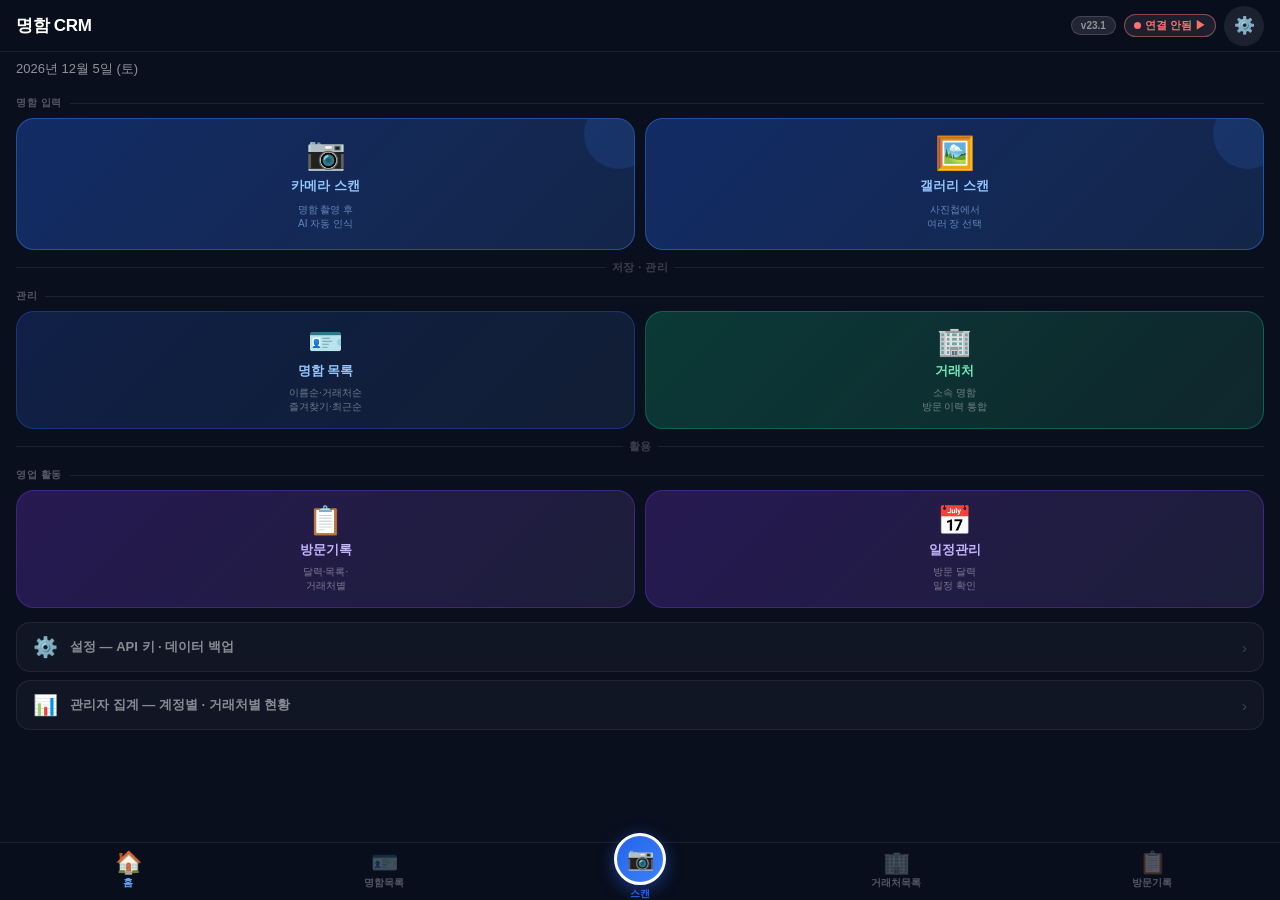
<file: index.html>
<!DOCTYPE html>
<html lang="ko">
<head>
<meta charset="UTF-8">
<meta name="viewport" content="width=device-width,initial-scale=1,maximum-scale=1,user-scalable=no">
<title>명함 CRM</title>
<link rel="stylesheet" href="shared.css?v=184">
<style>
/* ── 다크 홈 레이아웃 ── */
.hw-page{position:fixed;inset:0;display:flex;flex-direction:column;background:#0a0f1e;}

/* 헤더 */
.hw-hdr{height:var(--hdr-h);flex-shrink:0;background:rgba(10,15,30,.95);border-bottom:1px solid rgba(255,255,255,.08);display:flex;align-items:center;padding:0 16px;gap:8px;backdrop-filter:blur(12px);}
.hw-hdr-t{font-size:17px;font-weight:800;flex:1;color:#fff;letter-spacing:-.3px;}
.hw-hdr-ic{width:40px;height:40px;border-radius:50%;background:rgba(255,255,255,.08);display:flex;align-items:center;justify-content:center;font-size:17px;cursor:pointer;}

/* 스크롤 영역 */
.hw-scroll{flex:1;overflow-y:auto;-webkit-overflow-scrolling:touch;}

/* 히어로 섹션 */
.hw-hero{padding:18px 16px 14px;position:relative;}
.hw-hero-top{display:flex;align-items:center;justify-content:space-between;margin-bottom:14px;}
.hw-logo{font-size:10px;font-weight:700;color:rgba(255,255,255,.4);letter-spacing:.8px;}
.hw-ver{font-size:10px;font-weight:700;background:rgba(255,255,255,.1);border:1px solid rgba(255,255,255,.15);padding:3px 9px;border-radius:20px;color:rgba(255,255,255,.5);}
.hw-date{font-size:13px;color:rgba(255,255,255,.55);margin-bottom:14px;}

/* 통계 카드 */
.hw-stats{display:grid;grid-template-columns:repeat(3,1fr);gap:6px;}
.hw-stats-lbl{font-size:10px;font-weight:700;color:rgba(255,255,255,.3);letter-spacing:.5px;padding:6px 0 2px;}
.hw-stat{background:rgba(255,255,255,.05);border:1px solid rgba(255,255,255,.1);border-radius:14px;padding:12px 10px;text-align:center;position:relative;overflow:hidden;}
.hw-stat::before{content:'';position:absolute;top:0;left:0;right:0;height:2px;}
.hw-stat.s-card::before{background:linear-gradient(90deg,#3b82f6,#60a5fa);}
.hw-stat.s-co::before{background:linear-gradient(90deg,#10b981,#34d399);}
.hw-stat.s-visit::before{background:linear-gradient(90deg,#f59e0b,#fbbf24);}
.hw-stat-n{font-size:24px;font-weight:800;color:#fff;line-height:1;}
.hw-stat-l{font-size:10px;font-weight:600;color:rgba(255,255,255,.4);margin-top:4px;letter-spacing:.3px;}

/* 오늘 방문 예정 */
.hw-today-wrap{margin:0 16px 4px;}
.hw-today-item{background:rgba(220,38,38,.15);border:1px solid rgba(220,38,38,.4);border-radius:12px;padding:12px 14px;display:flex;align-items:center;gap:10px;cursor:pointer;margin-bottom:6px;}
.hw-today-ic{font-size:18px;}
.hw-today-nm{font-size:14px;font-weight:700;color:#fca5a5;}
.hw-today-sub{font-size:11px;color:rgba(252,165,165,.7);margin-top:1px;}

/* 구조도 영역 */
.hw-map{padding:0 16px 16px;}

/* 구분 레이블 */
.hw-lbl{font-size:10px;font-weight:700;color:rgba(255,255,255,.3);letter-spacing:.6px;margin:14px 0 8px;display:flex;align-items:center;gap:8px;}
.hw-lbl::after{content:'';flex:1;height:1px;background:rgba(255,255,255,.08);}

/* 노드 공통 */
.hw-node{background:rgba(255,255,255,.04);border:1px solid rgba(255,255,255,.1);border-radius:18px;cursor:pointer;transition:all .15s;touch-action:manipulation;position:relative;overflow:hidden;}
.hw-node:active{transform:scale(.97);background:rgba(255,255,255,.08);}
.hw-node::after{content:'';position:absolute;inset:0;border-radius:18px;opacity:0;background:rgba(255,255,255,.06);transition:opacity .15s;}

/* 스캔 — 가로 2열 */
.hw-scan-row{display:grid;grid-template-columns:1fr 1fr;gap:10px;margin-bottom:10px;}
.hw-scan-node{background:linear-gradient(135deg,rgba(37,99,235,.35),rgba(59,130,246,.2));border:1px solid rgba(59,130,246,.45);border-radius:18px;padding:18px 14px;display:flex;flex-direction:column;align-items:center;gap:8px;cursor:pointer;touch-action:manipulation;transition:all .15s;position:relative;overflow:hidden;}
.hw-scan-node:active{transform:scale(.96);}
.hw-scan-node::before{content:'';position:absolute;top:-20px;right:-20px;width:70px;height:70px;background:rgba(59,130,246,.15);border-radius:50%;}
.hw-scan-ic{font-size:32px;line-height:1;}
.hw-scan-t{font-size:13px;font-weight:700;color:#93c5fd;}
.hw-scan-s{font-size:10px;color:rgba(147,197,253,.6);text-align:center;line-height:1.4;}

/* 흐름 화살표 */
.hw-arrow{text-align:center;font-size:11px;font-weight:700;color:rgba(255,255,255,.2);letter-spacing:.5px;margin:4px 0;display:flex;align-items:center;justify-content:center;gap:6px;}
.hw-arrow::before,.hw-arrow::after{content:'';flex:1;height:1px;background:rgba(255,255,255,.08);}

/* 2열 그리드 노드 */
.hw-grid2{display:grid;grid-template-columns:1fr 1fr;gap:10px;margin-bottom:10px;}
.hw-tile{padding:16px 14px 14px;display:flex;flex-direction:column;align-items:center;gap:6px;text-align:center;}
.hw-tile-ic{font-size:28px;line-height:1;}
.hw-tile-t{font-size:13px;font-weight:700;color:#fff;}
.hw-tile-s{font-size:10px;color:rgba(255,255,255,.4);line-height:1.4;}
.hw-tile-badge{position:absolute;top:12px;right:12px;font-size:11px;font-weight:700;padding:2px 8px;border-radius:10px;}

/* 색상 변형 */
.hw-tile-grn{background:linear-gradient(135deg,rgba(16,185,129,.25),rgba(52,211,153,.12));border-color:rgba(16,185,129,.35)!important;}
.hw-tile-grn .hw-tile-t{color:#6ee7b7;}
.hw-tile-grn .hw-tile-badge{background:rgba(16,185,129,.2);color:#34d399;}
.hw-tile-amb{background:linear-gradient(135deg,rgba(245,158,11,.25),rgba(251,191,36,.12));border-color:rgba(245,158,11,.35)!important;}
.hw-tile-amb .hw-tile-t{color:#fcd34d;}
.hw-tile-amb .hw-tile-badge{background:rgba(245,158,11,.2);color:#fbbf24;}
.hw-tile-pur{background:linear-gradient(135deg,rgba(124,58,237,.25),rgba(167,139,250,.12));border-color:rgba(124,58,237,.35)!important;}
.hw-tile-pur .hw-tile-t{color:#c4b5fd;}
.hw-tile-blue{background:linear-gradient(135deg,rgba(37,99,235,.2),rgba(96,165,250,.1));border-color:rgba(37,99,235,.35)!important;}
.hw-tile-blue .hw-tile-t{color:#93c5fd;}
.hw-tile-blue .hw-tile-badge{background:rgba(37,99,235,.2);color:#60a5fa;}

/* 설정 — 작은 행 */
.hw-settings{display:flex;align-items:center;gap:12px;padding:12px 16px;background:rgba(255,255,255,.03);border:1px solid rgba(255,255,255,.07);border-radius:14px;cursor:pointer;touch-action:manipulation;}
.hw-settings:active{background:rgba(255,255,255,.07);}
.hw-settings-ic{font-size:20px;}
.hw-settings-t{font-size:13px;font-weight:600;color:rgba(255,255,255,.5);}
.hw-settings-arr{margin-left:auto;color:rgba(255,255,255,.2);font-size:15px;}

/* 탭바 다크 */
.hw-tabbar{height:var(--tab-h);flex-shrink:0;background:rgba(10,15,30,.98);border-top:1px solid rgba(255,255,255,.08);}
.hw-tabbar .tbi{color:rgba(255,255,255,.3);}
.hw-tabbar .tbi.on{color:#60a5fa;}
.hw-tabbar .scan-fab{background:linear-gradient(135deg,#2563eb,#3b82f6);box-shadow:0 4px 16px rgba(37,99,235,.5);}
</style>
</head>
<body>

<div class="hw-page">
  <!-- 헤더 -->
  <div class="hw-hdr">
    <span class="hw-hdr-t">명함 CRM</span>
    <span class="hw-ver" style="font-size:10px;font-weight:700;background:rgba(255,255,255,.1);border:1px solid rgba(255,255,255,.15);padding:3px 9px;border-radius:20px;color:rgba(255,255,255,.5);">v23.1</span>
    <div id="drive-badge" onclick="_driveDotTap()" style="cursor:pointer;display:flex;align-items:center;gap:4px;padding:3px 9px;border-radius:20px;font-size:11px;font-weight:700;background:rgba(255,255,255,.08);border:1px solid rgba(255,255,255,.15);color:rgba(255,255,255,.5);">
      <span id="drive-badge-dot" style="width:7px;height:7px;border-radius:50%;background:#64748b;flex-shrink:0;"></span>
      <span id="drive-badge-txt">Drive</span>
    </div>
    <div class="hw-hdr-ic" onclick="location.href='settings.html'">⚙️</div>
  </div>

  <div class="hw-scroll">

    <!-- 히어로: 날짜 -->
    <div class="hw-hero" style="padding:8px 16px 4px;">
      <div class="hw-date" id="today-date" style="margin-bottom:0;"></div>
    </div>

    <!-- 오늘 방문 예정 -->
    <div id="today-visits-wrap" style="display:none;">
      <div class="hw-today-wrap" id="today-visits"></div>
    </div>

    <!-- 구조도 맵 -->
    <div class="hw-map">

      <!-- ① 명함 입력 -->
      <div class="hw-lbl">명함 입력</div>
      <div class="hw-scan-row">
        <label class="hw-scan-node" for="inp-cam">
          <div class="hw-scan-ic">📷</div>
          <div class="hw-scan-t">카메라 스캔</div>
          <div class="hw-scan-s">명함 촬영 후<br>AI 자동 인식</div>
        </label>
        <label class="hw-scan-node" for="inp-gal">
          <div class="hw-scan-ic">🖼️</div>
          <div class="hw-scan-t">갤러리 스캔</div>
          <div class="hw-scan-s">사진첩에서<br>여러 장 선택</div>
        </label>
      </div>

      <!-- ↓ 화살표 -->
      <div class="hw-arrow">저장 · 관리</div>

      <!-- ② 명함 & 거래처 -->
      <div class="hw-lbl">관리</div>
      <div class="hw-grid2">
        <div class="hw-node hw-tile hw-tile-blue" onclick="location.href='cards.html'">
          <div class="hw-tile-ic">🪪</div>
          <div class="hw-tile-t">명함 목록</div>
          <div class="hw-tile-s">이름순·거래처순<br>즐겨찾기·최근순</div>
        </div>
        <div class="hw-node hw-tile hw-tile-grn" onclick="location.href='cos.html'">
          <div class="hw-tile-ic">🏢</div>
          <div class="hw-tile-t">거래처</div>
          <div class="hw-tile-s">소속 명함<br>방문 이력 통합</div>
        </div>
      </div>

      <!-- ↓ 화살표 -->
      <div class="hw-arrow">활용</div>

      <!-- ③ 방문기록 & 지도 -->
      <div class="hw-lbl">영업 활동</div>
      <div class="hw-grid2">
        <div class="hw-node hw-tile hw-tile-pur" onclick="location.href='visits.html'">
          <div class="hw-tile-ic">📋</div>
          <div class="hw-tile-t">방문기록</div>
          <div class="hw-tile-s">달력·목록·<br>거래처별</div>
        </div>
        <div class="hw-node hw-tile hw-tile-pur" onclick="location.href='visits.html?cal=1'">
          <div class="hw-tile-ic">📅</div>
          <div class="hw-tile-t">일정관리</div>
          <div class="hw-tile-s">방문 달력<br>일정 확인</div>
        </div>
      </div>

      <!-- 설정 / 관리자 -->
      <div style="margin-top:14px;display:flex;flex-direction:column;gap:8px;">
        <div class="hw-settings" onclick="location.href='settings.html'">
          <span class="hw-settings-ic">⚙️</span>
          <span class="hw-settings-t">설정 — API 키 · 데이터 백업</span>
          <span class="hw-settings-arr">›</span>
        </div>
        <div class="hw-settings" onclick="location.href='admin.html'">
          <span class="hw-settings-ic">📊</span>
          <span class="hw-settings-t">관리자 집계 — 계정별 · 거래처별 현황</span>
          <span class="hw-settings-arr">›</span>
        </div>
      </div>

    </div><!-- /hw-map -->
  </div><!-- /hw-scroll -->

  <!-- 탭바 -->
  <nav class="tabbar hw-tabbar" id="tabbar"></nav>
</div>

<input type="file" id="inp-cam" accept="image/*" capture="environment" style="position:fixed;top:-200px;left:-200px;width:1px;height:1px;opacity:0;">
<input type="file" id="inp-gal" accept="image/*" multiple style="position:fixed;top:-200px;left:-200px;width:1px;height:1px;opacity:0;">
<script src="data.js?v=184"></script>
<script src="nav.js?v=184"></script>
<script>
(function(){
  function fileToDataUrl(file){
    return new Promise(resolve=>{
      const r=new FileReader();
      r.onload=ev=>{
        const img=new Image();
        img.onload=()=>{
          const maxW=2400,scale=Math.min(1,maxW/Math.max(img.width,img.height));
          const c=document.createElement('canvas');
          c.width=Math.round(img.width*scale);c.height=Math.round(img.height*scale);
          c.getContext('2d').drawImage(img,0,0,c.width,c.height);
          resolve(c.toDataURL('image/jpeg',0.9));
        };
        img.src=ev.target.result;
      };
      r.readAsDataURL(file);
    });
  }
  document.getElementById('inp-cam').onchange=function(e){
    const f=e.target.files[0];if(!f)return;e.target.value='';
    fileToDataUrl(f).then(data=>{
      sessionStorage.removeItem('scan_queue');
      sessionStorage.setItem('scan_data',data);
      sessionStorage.setItem('scan_back','cards.html');
      location.href='scan.html';
    });
  };
  document.getElementById('inp-gal').onchange=function(e){
    const files=[...e.target.files];if(!files.length)return;e.target.value='';
    Promise.all(files.map(fileToDataUrl)).then(async urls=>{
      sessionStorage.setItem('scan_data', urls[0]);
      sessionStorage.setItem('scan_back', 'cards.html');
      sessionStorage.setItem('scan_idx',  '1');
      sessionStorage.setItem('scan_total', String(urls.length));
      sessionStorage.removeItem('scan_queue');
      /* 나머지 이미지는 IndexedDB에 저장 — sessionStorage 5MB 한도 우회 */
      if(urls.length > 1){
        await Promise.all(urls.slice(1).map((url,i)=>ImgDB.set('_sq_'+i, url)));
        sessionStorage.setItem('scan_queue_idb', String(urls.length-1));
      } else {
        sessionStorage.removeItem('scan_queue_idb');
      }
      location.href='scan.html';
    }).catch(()=>{ location.href='scan.html'; });
  };
})();

function load(){
  const cards=DB.getCards(),cos=DB.getCos(),visits=DB.getVisits();
  const now=new Date();
  const days=['일','월','화','수','목','금','토'];
  document.getElementById('today-date').textContent=
    `${now.getFullYear()}년 ${now.getMonth()+1}월 ${now.getDate()}일 (${days[now.getDay()]})`;
}

function loadTodayVisits(){
  const today=new Date().toISOString().split('T')[0];
  const visits=DB.getVisits().filter(v=>v.next===today);
  const wrap=document.getElementById('today-visits-wrap');
  const el=document.getElementById('today-visits');
  if(!visits.length){wrap.style.display='none';return;}
  wrap.style.display='block';
  el.innerHTML=visits.map(v=>`
    <div class="hw-today-item" onclick="location.href='visits.html'">
      <span class="hw-today-ic">📅</span>
      <div><div class="hw-today-nm">${v.co}</div><div class="hw-today-sub">${v.tp} · 오늘 방문 예정</div></div>
    </div>`).join('');
}

renderTabBar('home');
load();
loadTodayVisits();

/* Drive 배지 업데이트 */
function _updateDriveBadge(state){
  const dot = document.getElementById('drive-badge-dot');
  const txt = document.getElementById('drive-badge-txt');
  const badge = document.getElementById('drive-badge');
  if(!dot||!txt) return;
  if(state==='ok'){
    dot.style.background='#4ade80';
    const last = localStorage.getItem('crm_gdrive_lastsync');
    const ago  = last ? _syncAgo(last) : '';
    txt.textContent = '연결됨' + (ago?' · '+ago:'');
    badge.style.color='rgba(255,255,255,.85)';
    badge.style.borderColor='rgba(74,222,128,.4)';
  } else if(state==='expired'){
    dot.style.background='#fb923c';
    txt.textContent='재연결 필요 ▶';
    badge.style.color='#fb923c';
    badge.style.borderColor='rgba(251,146,60,.5)';
  } else {
    dot.style.background='#f87171';
    txt.textContent='연결 안됨 ▶';
    badge.style.color='#f87171';
    badge.style.borderColor='rgba(248,113,113,.5)';
  }
}
function _syncAgo(iso){
  const s = Math.floor((Date.now()-new Date(iso))/1000);
  if(s<60) return '방금';
  if(s<3600) return Math.floor(s/60)+'분 전';
  if(s<86400) return Math.floor(s/3600)+'시간 전';
  return Math.floor(s/86400)+'일 전';
}

async function _driveConnect(){
  DriveDB.syncDown().then(ok=>{ if(ok){ load(); loadTodayVisits(); } });
  SharedDriveDB.load().then(()=>{ load(); });
  _ensureSettingsUploaded();
  _updateDriveBadge('ok');
}

(function(){
  if(GoogleAuth.isLoggedIn()){
    _driveConnect();
  } else if(localStorage.getItem('crm_gemail')){
    _updateDriveBadge('expired');
    GoogleAuth.silentLogin().then(ok=>{
      if(ok && GoogleAuth.isLoggedIn()) _driveConnect();
      else _updateDriveBadge('expired');
    });
  } else {
    _updateDriveBadge('disconnected');
  }
})();

function _driveDotTap(){
  if(GoogleAuth.isLoggedIn()){
    toast('동기화 중...');
    DriveDB.syncDown().then(ok=>{ if(ok){ load(); loadTodayVisits(); } });
    SharedDriveDB.load().then(()=>{ load(); toast('Drive 동기화 완료 ✓'); });
    _updateDriveBadge('ok');
  } else {
    GoogleAuth.login(()=>{
      _driveConnect();
      toast('Drive 연결됐습니다 ✓');
    });
  }
}

// 뒤로가기·탭 전환으로 돌아올 때도 통계 갱신
window.addEventListener('pageshow', e => { if(e.persisted){ load(); loadTodayVisits(); } });
document.addEventListener('visibilitychange', () => { if(!document.hidden){ load(); loadTodayVisits(); } });
</script>
</body>
</html>
</file>
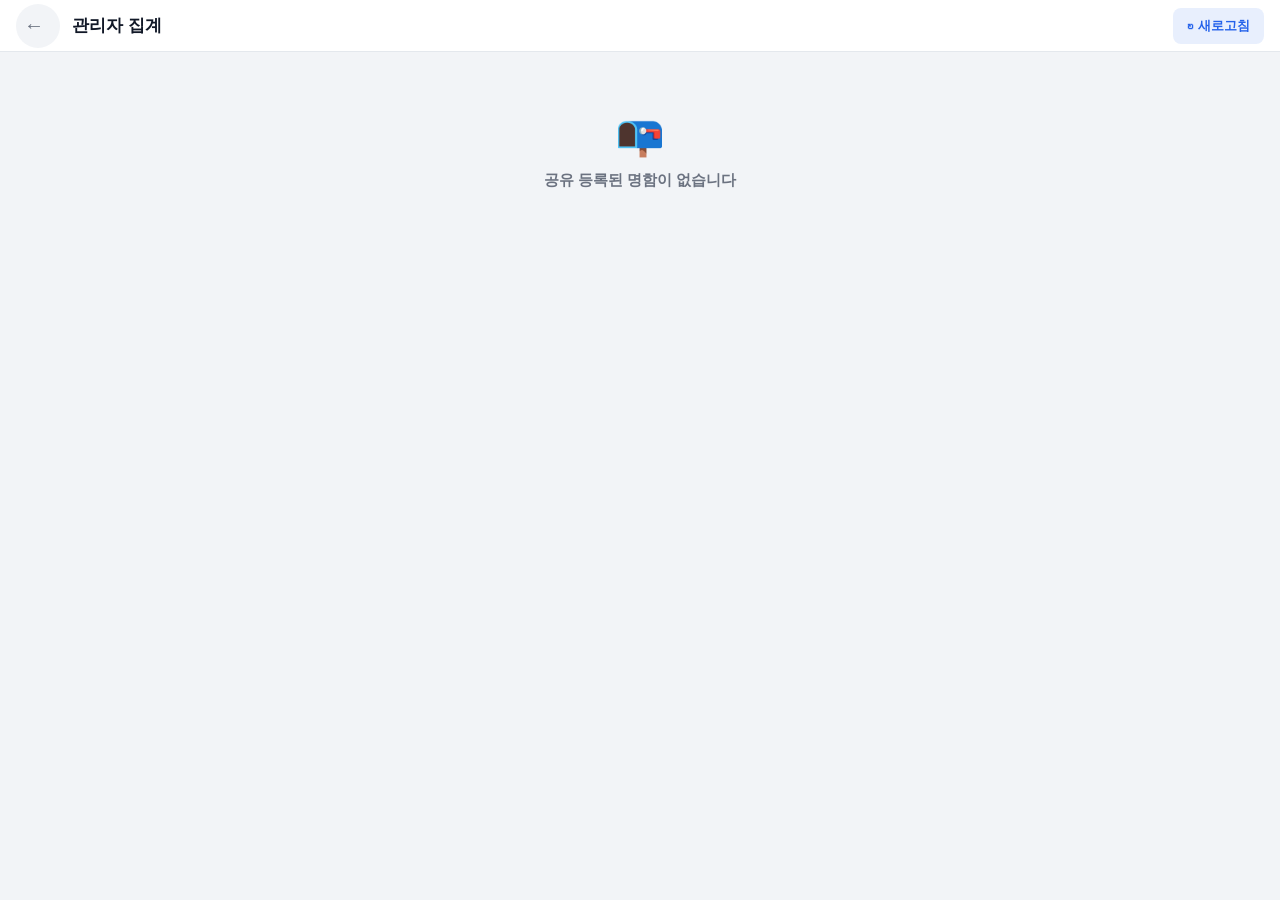
<file: admin.html>
<!DOCTYPE html>
<html lang="ko">
<head>
<meta charset="UTF-8">
<meta name="viewport" content="width=device-width,initial-scale=1,maximum-scale=1,user-scalable=no">
<title>관리자 집계</title>
<link rel="stylesheet" href="shared.css?v=184">
<style>
html { height:auto !important; overflow-y:auto !important; }
body { background:var(--bg); margin:0; font-family:-apple-system,sans-serif; padding-bottom:40px; overflow-y:auto; height:auto !important; }

/* 헤더 */
.hdr { position:sticky;top:0;z-index:10;height:52px;background:var(--card);
  border-bottom:1px solid var(--bdr);display:flex;align-items:center;padding:0 16px;gap:12px; }
.hdr-back { font-size:20px;color:var(--t2);text-decoration:none;padding:4px 8px 4px 0; }
.hdr-t { flex:1;font-size:17px;font-weight:700;color:var(--t1); }
.hdr-btn { background:var(--blue-lt);color:var(--blue);border:none;border-radius:8px;
  padding:6px 14px;font-size:13px;font-weight:700;cursor:pointer; }

/* 요약 카드 */
.sum-grid { display:grid;grid-template-columns:repeat(3,1fr);gap:10px;padding:16px; }
.sum-card { background:var(--card);border-radius:14px;border:1px solid var(--bdr);
  padding:16px 12px;text-align:center; }
.sum-num  { font-size:28px;font-weight:800;color:var(--blue);line-height:1; }
.sum-lbl  { font-size:11px;color:var(--t3);margin-top:5px;font-weight:600; }

/* 섹션 */
.sec { margin:0 16px 20px; }
.sec-hdr { display:flex;align-items:center;justify-content:space-between;
  margin-bottom:10px; }
.sec-t { font-size:14px;font-weight:700;color:var(--t1); }
.sec-cnt { font-size:12px;color:var(--t3); }

/* 테이블 */
.tbl { background:var(--card);border-radius:14px;border:1px solid var(--bdr);overflow:hidden; }
.tbl-row { display:grid;align-items:center;padding:12px 14px;border-bottom:1px solid var(--bdr); }
.tbl-row:last-child { border-bottom:none; }
.tbl-head { background:var(--bg);font-size:11px;font-weight:700;color:var(--t3); }

.row-account { grid-template-columns:1fr 52px 52px 80px; gap:8px; }
.row-co      { grid-template-columns:1fr 60px 1fr; gap:8px; }

.cell-main  { font-size:13px;font-weight:600;color:var(--t1);overflow:hidden;
  text-overflow:ellipsis;white-space:nowrap; }
.cell-email { font-size:11px;color:var(--t3);overflow:hidden;
  text-overflow:ellipsis;white-space:nowrap; }
.cell-num   { font-size:14px;font-weight:700;color:var(--blue);text-align:center; }
.cell-date  { font-size:10px;color:var(--t3);text-align:right; }
.cell-tag   { font-size:10px;background:var(--blue-lt);color:var(--blue);
  border-radius:5px;padding:2px 7px;font-weight:700;white-space:nowrap;overflow:hidden;
  text-overflow:ellipsis; }

/* 배지 */
.badge { display:inline-block;font-size:10px;font-weight:700;border-radius:5px;
  padding:2px 7px;margin-left:4px; }
.b-card  { background:#dbeafe;color:#1d4ed8; }
.b-visit { background:#d1fae5;color:#065f46; }

/* 빈 화면 */
.empty { padding:60px 16px;text-align:center;color:var(--t3); }
.empty-ic { font-size:40px;margin-bottom:12px; }
.empty-t { font-size:15px;font-weight:600;margin-bottom:6px;color:var(--t2); }

/* 로딩 */
.loading { display:flex;flex-direction:column;align-items:center;
  justify-content:center;padding:80px 16px;gap:14px; }
.spinner { width:36px;height:36px;border:3px solid var(--bdr);
  border-top-color:var(--blue);border-radius:50%;animation:spin .8s linear infinite; }
@keyframes spin { to{transform:rotate(360deg)} }
.loading-t { font-size:14px;color:var(--t3); }

/* 마지막 갱신 */
.last-sync { font-size:11px;color:var(--t3);text-align:center;
  padding:0 16px 8px; }
</style>
</head>
<body>

<header class="hdr">
  <a href="index.html" class="hdr-back">←</a>
  <span class="hdr-t">관리자 집계</span>
  <button class="hdr-btn" onclick="loadData()">↻ 새로고침</button>
</header>

<div id="view-loading" class="loading">
  <div class="spinner"></div>
  <div class="loading-t">공유 데이터 로딩 중...</div>
</div>

<div id="view-main" style="display:none;">
  <!-- 요약 -->
  <div class="sum-grid">
    <div class="sum-card">
      <div class="sum-num" id="s-cards">—</div>
      <div class="sum-lbl">공유 명함</div>
    </div>
    <div class="sum-card">
      <div class="sum-num" id="s-accounts">—</div>
      <div class="sum-lbl">등록 계정</div>
    </div>
    <div class="sum-card">
      <div class="sum-num" id="s-cos">—</div>
      <div class="sum-lbl">거래처 수</div>
    </div>
  </div>

  <div class="last-sync" id="last-sync"></div>

  <!-- 계정별 -->
  <div class="sec">
    <div class="sec-hdr">
      <span class="sec-t">📧 계정별 등록 현황</span>
      <span class="sec-cnt" id="cnt-accounts"></span>
    </div>
    <div class="tbl">
      <div class="tbl-row tbl-head row-account">
        <div>계정</div>
        <div style="text-align:center;">명함</div>
        <div style="text-align:center;">방문</div>
        <div style="text-align:right;">최근 등록</div>
      </div>
      <div id="list-accounts"></div>
    </div>
  </div>

  <!-- 거래처별 -->
  <div class="sec">
    <div class="sec-hdr">
      <span class="sec-t">🏢 거래처별 명함 현황</span>
      <span class="sec-cnt" id="cnt-cos"></span>
    </div>
    <div class="tbl">
      <div class="tbl-row tbl-head row-co">
        <div>거래처명</div>
        <div style="text-align:center;">명함</div>
        <div>등록 계정</div>
      </div>
      <div id="list-cos"></div>
    </div>
  </div>

  <!-- 카드 전체 목록 -->
  <div class="sec">
    <div class="sec-hdr">
      <span class="sec-t">🪪 공유 명함 전체</span>
      <span class="sec-cnt" id="cnt-all"></span>
    </div>
    <div class="tbl" id="list-all"></div>
  </div>
</div>

<div id="view-empty" class="empty" style="display:none;">
  <div class="empty-ic">📭</div>
  <div class="empty-t">공유 등록된 명함이 없습니다</div>
</div>

<script src="data.js"></script>
<script>
let _cards = [], _visits = [];

async function loadData(){
  document.getElementById('view-loading').style.display = 'flex';
  document.getElementById('view-main').style.display   = 'none';
  document.getElementById('view-empty').style.display  = 'none';

  [_cards, _visits] = await Promise.all([
    SharedDriveDB.load(),
    SharedDriveDB.loadVisits()
  ]);

  document.getElementById('view-loading').style.display = 'none';

  if(!_cards.length){
    document.getElementById('view-empty').style.display = 'block';
    return;
  }
  render(_cards, _visits);
  document.getElementById('view-main').style.display = 'block';
}

function render(cards, visits){
  const now = new Date().toLocaleString('ko-KR',{hour12:false});
  document.getElementById('last-sync').textContent = `마지막 조회: ${now}`;

  /* ── 계정별 집계 ── */
  const byAccount = {};
  cards.forEach(c=>{
    const k = c.sharedBy || '미확인';
    if(!byAccount[k]) byAccount[k] = {cards:0, latest:''};
    byAccount[k].cards++;
    const dt = c.sharedAt || c.dt || '';
    if(dt > byAccount[k].latest) byAccount[k].latest = dt;
  });
  visits.forEach(v=>{
    const k = v.sharedBy || '미확인';
    if(!byAccount[k]) byAccount[k] = {cards:0, latest:''};
    byAccount[k].visits = (byAccount[k].visits||0) + 1;
  });

  const accountList = Object.entries(byAccount)
    .sort((a,b)=> b[1].cards - a[1].cards);

  document.getElementById('s-cards').textContent    = cards.length;
  document.getElementById('s-accounts').textContent = accountList.length;
  document.getElementById('s-cos').textContent      = new Set(cards.map(c=>c.co||'미확인')).size;
  document.getElementById('cnt-accounts').textContent = `${accountList.length}개 계정`;

  document.getElementById('list-accounts').innerHTML = accountList.map(([email, data])=>{
    const shortEmail = email.length > 22 ? email.slice(0,20)+'…' : email;
    const latestStr  = data.latest ? data.latest.slice(0,10) : '—';
    return `<div class="tbl-row row-account">
      <div>
        <div class="cell-main">${shortEmail}</div>
      </div>
      <div class="cell-num">${data.cards}</div>
      <div class="cell-num" style="color:#10b981;">${data.visits||0}</div>
      <div class="cell-date">${latestStr}</div>
    </div>`;
  }).join('');

  /* ── 거래처별 집계 ── */
  const byCo = {};
  cards.forEach(c=>{
    const k = c.co || '미확인';
    if(!byCo[k]) byCo[k] = {count:0, accounts:new Set()};
    byCo[k].count++;
    if(c.sharedBy) byCo[k].accounts.add(c.sharedBy);
  });

  const coList = Object.entries(byCo).sort((a,b)=> b[1].count - a[1].count);
  document.getElementById('cnt-cos').textContent = `${coList.length}개 거래처`;

  document.getElementById('list-cos').innerHTML = coList.map(([co, data])=>{
    const accounts = [...data.accounts];
    const accStr   = accounts.length <= 2
      ? accounts.map(e=> e.split('@')[0]).join(', ')
      : accounts.slice(0,2).map(e=> e.split('@')[0]).join(', ') + ` 외 ${accounts.length-2}`;
    return `<div class="tbl-row row-co">
      <div class="cell-main">${co}</div>
      <div class="cell-num">${data.count}</div>
      <div class="cell-tag">${accStr}</div>
    </div>`;
  }).join('');

  /* ── 전체 카드 목록 ── */
  document.getElementById('cnt-all').textContent = `${cards.length}건`;

  const sorted = [...cards].sort((a,b)=> (b.sharedAt||'') > (a.sharedAt||'') ? 1 : -1);
  document.getElementById('list-all').innerHTML = sorted.map(c=>{
    const acct = (c.sharedBy||'').split('@')[0] || '미확인';
    return `<div class="tbl-row" style="grid-template-columns:1fr auto;gap:8px;">
      <div>
        <div class="cell-main">${c.nm||'—'} <span style="font-size:11px;color:var(--t3);font-weight:400;">${c.tl||''}</span></div>
        <div class="cell-email">${c.co||''}</div>
      </div>
      <div style="text-align:right;">
        <div class="badge b-card">${acct}</div>
      </div>
    </div>`;
  }).join('');
}

loadData();
</script>
</body>
</html>
</file>
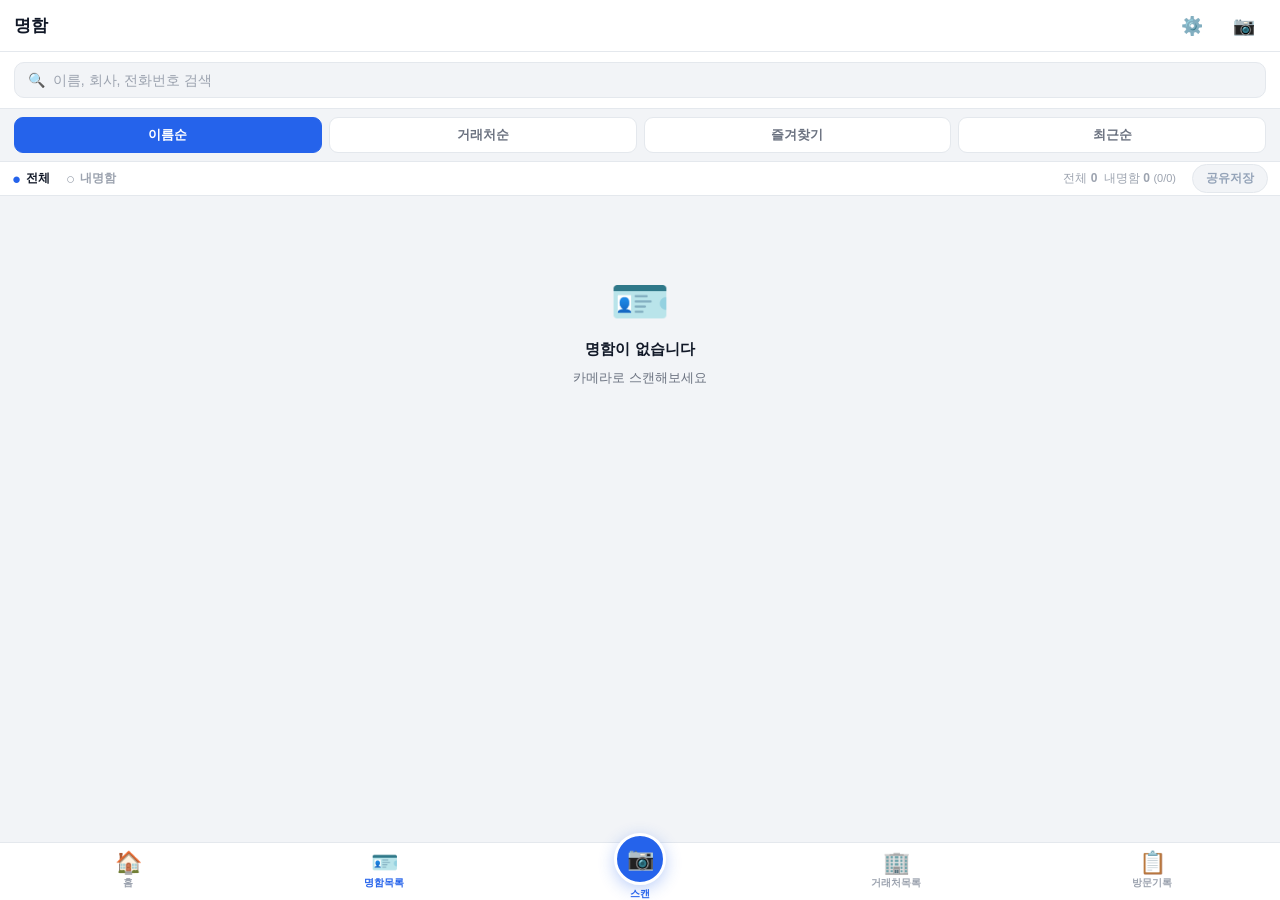
<file: cards.html>
<!DOCTYPE html>
<html lang="ko">
<head>
<meta charset="UTF-8">
<meta name="viewport" content="width=device-width,initial-scale=1,maximum-scale=1,user-scalable=no">
<title>명함</title>
<link rel="stylesheet" href="shared.css?v=192">
<style>
/* 체크박스 (미공유 카드) */
.share-chk {
  width:22px;height:22px;border-radius:5px;border:2px solid #94a3b8;
  display:inline-flex;align-items:center;justify-content:center;
  flex-shrink:0;cursor:pointer;background:#fff;transition:all .15s;
  margin-right:4px;
}
.share-chk.on {
  background:#2563eb;border-color:#2563eb;
  background-image:url("data:image/svg+xml,%3Csvg xmlns='http://www.w3.org/2000/svg' viewBox='0 0 24 24'%3E%3Cpath d='M9 16.17L4.83 12l-1.42 1.41L9 19 21 7l-1.41-1.41z' fill='%23fff'/%3E%3C/svg%3E");
  background-size:15px;background-position:center;background-repeat:no-repeat;
}
/* 공유 라벨 (공유된 카드) */
.b-shared {
  font-size:10px;background:#dbeafe;color:#1d4ed8;border-radius:6px;
  padding:2px 5px;font-weight:700;margin-right:4px;flex-shrink:0;
}
/* 공유저장 버튼 — pill과 동일 크기, 오른쪽 고정 */
#btn-share-save {
  flex-shrink:0;padding:5px 13px;border-radius:20px;border:1.5px solid var(--bdr);
  font-size:12px;font-weight:600;cursor:pointer;white-space:nowrap;
  background:var(--bg);color:#94a3b8;transition:all .2s;
}
#btn-share-save.active {
  background:#2563eb;border-color:#2563eb;color:#fff;
}
/* 카드 우측 — 체크박스+태그 가로 한 줄 */
.li .li-r { flex-direction:row; align-items:center; gap:4px; }
</style>
</head>
<body>
<!-- ① 메인 목록 -->
<div class="page">
  <header class="hdr">
    <span class="hdr-t">명함</span>
    <div class="hdr-icon" onclick="location.href='settings.html'">⚙️</div>
    <div class="hdr-icon" onclick="location.href='scan.html'">📷</div>
  </header>
  <div class="srch-wrap">
    <input class="srch" id="srch" placeholder="🔍  이름, 회사, 전화번호 검색" oninput="render()">
  </div>
  <div class="segtabs">
    <div class="segtab on" id="seg-name"   onclick="setMode('name',this)">이름순</div>
    <div class="segtab"    id="seg-co"     onclick="setMode('co',this)">거래처순</div>
    <div class="segtab"    id="seg-fav"    onclick="setMode('fav',this)">즐겨찾기</div>
    <div class="segtab"    id="seg-recent" onclick="setMode('recent',this)">최근순</div>
  </div>
  <div style="display:flex;align-items:center;background:var(--card);border-bottom:1px solid var(--bdr);padding:0 12px;gap:16px;">
    <div onclick="setOwner('all')" style="display:flex;align-items:center;gap:5px;cursor:pointer;padding:8px 0;flex-shrink:0;">
      <span id="radio-all" style="font-size:15px;color:var(--blue);">●</span>
      <span id="radio-all-t" style="font-size:12px;font-weight:700;color:var(--t1);">전체</span>
    </div>
    <div onclick="setOwner('mine')" style="display:flex;align-items:center;gap:5px;cursor:pointer;padding:8px 0;flex-shrink:0;">
      <span id="radio-mine" style="font-size:15px;color:var(--t3);">○</span>
      <span id="radio-mine-t" style="font-size:12px;font-weight:700;color:var(--t3);">내명함</span>
    </div>
    <div id="stat-pills" style="flex:1;font-size:12px;color:var(--t3);text-align:right;"></div>
    <button id="btn-share-save" onclick="saveShared()" style="flex-shrink:0;">공유저장</button>
  </div>
  <div class="body"><div class="bp" id="list"></div></div>
  <nav class="tabbar" id="tabbar"></nav>
</div>

<!-- ② 명함 상세 오버레이 -->
<div class="overlay" id="overlay-card" style="z-index:100;"></div>

<!-- ③ 거래처 상세 오버레이 -->
<div class="overlay" id="overlay-co" style="z-index:110;"></div>

<!-- ④ 방문기록 추가 모달 -->
<div class="moverlay" id="modal-visit" style="z-index:200;" onclick="if(event.target===this)closeVisitModal()">
  <div class="msheet">
    <div class="m-handle"></div>
    <div class="m-title">방문 기록 추가</div>
    <div class="m-body">
      <div style="font-size:13px;font-weight:600;color:var(--blue);padding:2px 0;" id="v-co-lbl"></div>
      <div>
        <div class="flb">방문 유형</div>
        <div style="display:flex;gap:8px;flex-wrap:wrap;" id="type-grid"></div>
      </div>
      <div><div class="flb">방문 날짜</div><input class="finp" type="date" id="v-dt"></div>
      <div><div class="flb">메모</div><textarea class="finp" id="v-memo" rows="3" style="resize:none;" placeholder="미팅 내용을 입력하세요..."></textarea></div>
      <div><div class="flb">다음 일정</div><input class="finp" type="date" id="v-next"></div>
      <button class="m-btn" onclick="saveVisit()">저장</button>
    </div>
  </div>
</div>

<script src="data.js?v=192"></script>
<script src="nav.js?v=192"></script>
<script>
let mode = 'name';
let ownerFilter = 'all'; /* 전체(all) / 내명함(mine) */
const chkSet = new Set();
let _noCardState = false;
let _personalIds = new Set();
const tagCls = {고객:'b-bl',VIP:'b-gn',잠재:'b-am',휴면:'b-rd'};
async function refreshSharedCards(){
  await SharedDriveDB.load(); /* 로드 후 DB.setDriveShared()에 자동 캐싱 */
  render();
}

function setMode(m, el) {
  mode = m;
  document.querySelectorAll('.segtab').forEach(t=>t.classList.remove('on'));
  el.classList.add('on');
  render();
}

function setOwner(f) {
  ownerFilter = f;
  document.getElementById('radio-all').textContent  = f==='all'  ? '●' : '○';
  document.getElementById('radio-all').style.color  = f==='all'  ? 'var(--blue)' : 'var(--t3)';
  document.getElementById('radio-all-t').style.color= f==='all'  ? 'var(--t1)' : 'var(--t3)';
  document.getElementById('radio-mine').textContent = f==='mine' ? '●' : '○';
  document.getElementById('radio-mine').style.color = f==='mine' ? 'var(--blue)' : 'var(--t3)';
  document.getElementById('radio-mine-t').style.color=f==='mine' ? 'var(--t1)' : 'var(--t3)';
  render();
}

function render() {
  const q = document.getElementById('srch').value;
  const personal = DB.getCards();
  _personalIds = new Set(personal.map(c=>c.id));
  /* 다른 계정이 공유한 명함 (내 목록에 없는 것만 추가) */
  const otherShared = DB.getDriveShared().filter(c=>!_personalIds.has(c.id));
  const cards = [...personal, ...otherShared];
  const me = GoogleAuth.getUserEmail();
  const myCards   = personal.filter(c => !c.shared || !c.sharedBy || c.sharedBy === me);
  const sharedCnt   = myCards.filter(c => c.shared).length;
  const unsharedCnt = myCards.filter(c => !c.shared).length;
  document.getElementById('stat-pills').innerHTML =
    `전체 <b>${cards.length}</b>&nbsp;&nbsp;내명함 <b>${myCards.length}</b> <span style="font-size:11px;color:var(--t3);">(${sharedCnt}/${unsharedCnt})</span>`;

  /* 전체/내명함 필터 */
  let baseList = ownerFilter === 'mine'
    ? personal.filter(c => !c.shared || !c.sharedBy || c.sharedBy === GoogleAuth.getUserEmail())
    : cards;

  let list = baseList.filter(c=>!q||c.nm.includes(q)||(c.co||'').includes(q)||(c.mob||'').includes(q));
  if(mode==='fav') list=list.filter(c=>c.fav);

  const el = document.getElementById('list');
  if(!list.length){
    el.innerHTML=`<div class="empty"><div class="empty-ic">🪪</div><div class="empty-t">명함이 없습니다</div><div class="empty-s">카메라로 스캔해보세요</div></div>`;
    return;
  }
  if(mode==='co'){
    const g={};
    list.forEach(c=>(g[c.co||'미분류']=g[c.co||'미분류']||[]).push(c));
    el.innerHTML=Object.entries(g).map(([co,cs])=>`<div class="group-lbl">${co}</div>`+cs.map(cardHTML).join('')).join('<div style="height:4px"></div>');
  } else {
    if(mode==='name')   list=[...list].sort((a,b)=>a.nm.localeCompare(b.nm,'ko'));
    if(mode==='recent') list=[...list].sort((a,b)=>{
      const ta=parseInt((a.id||'').replace(/[^0-9]/g,'').slice(0,13))||0;
      const tb=parseInt((b.id||'').replace(/[^0-9]/g,'').slice(0,13))||0;
      return tb-ta;
    });
    el.innerHTML=list.map(cardHTML).join('');
  }
  loadThumbs(list);
}

function cardHTML(c){
  /* 이미 공유된 카드: 라벨만 / 미공유: 체크박스 */
  const me = GoogleAuth.getUserEmail();
  /* sharedBy 기준으로 내것/남의것 판별 */
  const isMine = c.shared && (!c.sharedBy || c.sharedBy === me);
  const shareEl = c.shared
    ? `<span class="b-shared" style="${isMine?'':'background:#fef3c7;color:#92400e;border:1px solid #fde68a;'}">${isMine?'☁️내공유':'☁️공유'}</span>`
    : `<span class="share-chk${chkSet.has(c.id)?' on':''}" data-id="${c.id}"
         onclick="event.stopPropagation();tickCard('${c.id}')"></span>`;
  return `<div class="li" onclick="openCardOverlay('${c.id}')">
    <div class="av card-av" id="av-${c.id}" style="background:${c.cl}18;color:${c.cl}">${c.nm[0]}</div>
    <div class="li-info">
      <div class="li-name">${c.nm}${c.tl?` / <span style="font-size:13px;font-weight:400;color:var(--t2);">${c.tl}</span>`:''}${c.fav?' ⭐':''}</div>
      <div class="li-sub">${c.co||''}</div>
    </div>
    <div class="li-r">${shareEl}<span class="bx ${tagCls[c.tag]||'b-bl'}">${c.tag}</span><span class="chev">›</span></div>
  </div>`;
}

/* 체크박스 토글 — 아직 저장 안 함 */
function tickCard(id){
  if(chkSet.has(id)) chkSet.delete(id); else chkSet.add(id);
  /* 해당 체크박스만 갱신 (전체 re-render 없이) */
  const chk = document.querySelector(`.share-chk[data-id="${id}"]`);
  if(chk) chk.classList.toggle('on', chkSet.has(id));
  /* 공유저장 버튼 활성/비활성 */
  const btn = document.getElementById('btn-share-save');
  if(btn){
    btn.classList.toggle('active', chkSet.size > 0);
    btn.textContent = chkSet.size ? `공유저장 (${chkSet.size})` : '공유저장';
  }
}

/* [공유 저장] 버튼 — 체크된 카드 전부 shared = true */
async function saveShared(){
  if(!chkSet.size) return;
  if(!GoogleAuth.isLoggedIn()){
    toast('❗ Google 로그인 후 공유 가능합니다 (설정에서 로그인)');
    return;
  }
  const me = GoogleAuth.getUserEmail();
  const ids = [...chkSet];
  const cards = DB.getCards();
  ids.forEach(id=>{
    const c = cards.find(x=>x.id===id);
    if(c){ c.shared = true; c.sharedBy = me; }
  });
  DB.setCards(cards);
  const cnt = ids.length;
  chkSet.clear();
  const btn = document.getElementById('btn-share-save');
  if(btn){ btn.classList.remove('active'); btn.textContent = '공유저장'; }
  render();
  toast(`☁️ 공용 폴더에 업로드 중...`);
  const ok = await SharedDriveDB.sync();
  if(ok){
    toast(`☁️ ${cnt}명 공유 등록 완료`);
  } else {
    /* Drive 업로드 실패 → 로컬 플래그 롤백 */
    const cards2 = DB.getCards();
    ids.forEach(id=>{
      const c = cards2.find(x=>x.id===id);
      if(c){ delete c.shared; delete c.sharedBy; }
    });
    DB.setCards(cards2);
    render();
    toast('❗ 공용 폴더 업로드 실패 — 콘솔(F12) 에러 확인해주세요');
  }
}

/* 목록 렌더 후 썸네일 비동기 로드 */
async function loadThumbs(list){
  for(const c of list){
    const el = document.getElementById(`av-${c.id}`);
    if(!el) continue;
    try{
      const img = c.img || await ImgDB.get(c.id);
      if(img){
        const imgEl = document.createElement('img');
        imgEl.src = img;
        imgEl.style.cssText = 'width:42px;height:42px;border-radius:11px;object-fit:cover;flex-shrink:0;';
        imgEl.loading = 'lazy';
        el.replaceWith(imgEl);
      }
    }catch(e){}
  }
}

/* 개인 + 공유 통합 카드 조회 */
function findCard(id){
  return DB.getCards().find(c=>c.id===id) || DB.getDriveShared().find(c=>c.id===id);
}

/* ── 명함 상세 오버레이 ── */
function openCardOverlay(id) {
  const card = findCard(id);
  if(!card) return;
  const rows = [
    card.mob && {ic:'📱',lbl:'휴대전화',val:card.mob,action:'전화',href:`tel:${card.mob}`},
    card.ph  && {ic:'📞',lbl:'유선전화',val:card.ph, action:'전화',href:`tel:${card.ph}`},
    card.em  && {ic:'✉️',lbl:'이메일',  val:card.em, action:'메일',href:`mailto:${card.em}`},
    card.addr&& {ic:'📍',lbl:'주소',    val:card.addr,action:'지도',href:`map.html?addr=${encodeURIComponent(card.addr)}&nm=${encodeURIComponent(card.co||card.nm)}`},
  ].filter(Boolean);

  const visits = DB.getVisits().filter(v=>{
    const cos=DB.getCos(); const co=cos.find(c=>c.nm===card.co); return co && v.coId===co.id;
  });

  document.getElementById('overlay-card').innerHTML = `
    <header class="hdr">
      <div class="hdr-back" onclick="history.back()">←</div>
      <span class="hdr-t">명함 상세</span>
      <div class="hdr-icon" onclick="toggleFav('${id}',this)">${card.fav?'★':'☆'}</div>
      <div class="hdr-icon" onclick="openCardEdit('${id}')">✏️</div>
    </header>
    <div class="overlay-body">
      <div class="det-hero">
        <div class="det-av" style="background:${card.cl}18;color:${card.cl}">${card.nm[0]}</div>
        <div>
          <div class="det-nm">${card.nm}${card.shared?`<span class="b-shared" style="vertical-align:middle;margin-left:6px;">☁️공유</span>`:''}</div>
          <div class="det-tl">${card.tl||''}</div>
          <div class="det-co" onclick="goToCoFromCard('${id}')">${card.co||''}</div>
        </div>
      </div>
      <div class="info-sec">
        ${rows.map(r=>`
          <div class="info-item">
            <span class="info-ic">${r.ic}</span>
            <div class="info-body"><div class="info-lbl">${r.lbl}</div><div class="info-val">${r.val}</div></div>
            <a class="info-action" href="${r.href}">${r.action}</a>
          </div>`).join('')}
      </div>
      <div class="orig-wrap">
        <div class="orig-hdr">📷 명함 원본</div>
        <div id="card-orig-ph" class="orig-ph">이미지 로드중...</div>
        <img id="card-orig-img" style="width:100%;border-radius:8px;display:none;">
      </div>
      ${card.shared && card.sharedBy===GoogleAuth.getUserEmail() ? `<button class="action-btn" style="background:#dc2626;" onclick="unshareCard('${id}')">☁️ 공유 취소</button>` : ''}
      ${card.addr?`<a href="map.html?addr=${encodeURIComponent(card.addr)}&nm=${encodeURIComponent(card.co||card.nm)}" class="action-btn" style="display:block;text-align:center;text-decoration:none;color:#fff;background:#10b981;">📍 지도에서 보기</a>`:''}
      <button class="action-btn" onclick="openVisitFromCard('${id}')">📝 방문 기록 추가</button>
      <div class="sec-hdr"><h3>방문 이력</h3></div>
      <div class="tl" id="card-visit-tl">
        ${visits.length ? visits.map(v=>`
          <div class="tl-item">
            <div class="tl-dot">${v.tp.split(' ')[0]}</div>
            <div class="tl-body">
              <div class="tl-tp">${v.tp}</div><div class="tl-dt">${v.dt}</div>
              <div class="tl-memo">${v.memo||''}</div>
              ${v.next?`<div class="tl-next">📅 다음 일정: ${v.next}</div>`:''}
            </div>
          </div>`).join('') : '<div style="padding:16px;font-size:13px;color:var(--t3);text-align:center;">방문 기록이 없습니다</div>'}
      </div>
      <div style="height:20px;"></div>
    </div>`;
  if(!_noCardState) history.pushState({overlay:'card', id}, '');
  document.getElementById('overlay-card').classList.add('show');
  document.getElementById('overlay-card')._cardId = id;
  /* ImgDB에서 명함 이미지 비동기 로드 */
  ImgDB.get(id).then(data=>{
    const ph  = document.getElementById('card-orig-ph');
    const img = document.getElementById('card-orig-img');
    if(!ph || !img) return;
    if(data){ img.src=data; img.style.display='block'; ph.style.display='none'; }
    else ph.textContent='이미지 없음';
  }).catch(()=>{
    const ph = document.getElementById('card-orig-ph');
    if(ph) ph.textContent='이미지 없음';
  });
}

async function unshareCard(id){
  if(!confirm('이 명함의 공유를 취소합니다.\n공용 폴더에서 삭제됩니다.\n계속하시겠습니까?')) return;
  /* 로컬: shared 플래그 제거 */
  const cards = DB.getCards();
  const c = cards.find(x=>x.id===id);
  if(c){ delete c.shared; delete c.sharedBy; DB.setCards(cards); }
  /* 공용 폴더에서 제거 */
  if(GoogleAuth.isLoggedIn()){
    await SharedDriveDB.removeCards([id]);
  }
  toast('공유 취소됐습니다 ✓');
  history.back();
}

function closeCardOverlay() {
  closeAllOverlays();
  render();
}

function toggleFav(id, btn) {
  const cards = DB.getCards();
  let c = cards.find(x=>x.id===id);
  if(!c){
    /* 공유 명함은 내 DB에 추가 후 즐겨찾기 처리 */
    const shared = _driveShared.find(x=>x.id===id);
    if(!shared) return;
    c = {...shared};
    cards.unshift(c);
  }
  c.fav = !c.fav;
  DB.setCards(cards);
  btn.textContent = c.fav ? '★' : '☆';
  toast(c.fav ? '즐겨찾기에 추가됐습니다 ★' : '즐겨찾기에서 제거됐습니다');
}

function goToCoFromCard(cardId) {
  const card = findCard(cardId);
  if(!card||!card.co) return;
  const co = DB.getCos().find(c=>c.nm===card.co);
  if(!co){ toast('등록된 거래처가 없습니다'); return; }
  /* 명함 오버레이 닫고(히스토리 유지) 거래처 오버레이 열기 → 뒤로가기 시 명함으로 복귀 */
  document.getElementById('overlay-card').classList.remove('show');
  openCoOverlay(co.id);
}

function openVisitFromCard(cardId) {
  const card = findCard(cardId);
  if(!card) return;
  const co = DB.getCos().find(c=>c.nm===card.co);
  openVisitModal(co?co.id:'', card.co||'');
  document.getElementById('overlay-card')._cardId = cardId;
}

const _initSort = new URLSearchParams(location.search).get('sort');
if(_initSort === 'recent'){
  mode = 'recent';
  document.getElementById('seg-recent').classList.add('on');
  document.getElementById('seg-name').classList.remove('on');
}
renderTabBar('cards');
render();
refreshSharedCards(); /* 공유 데이터 읽기는 로그인 불필요 (GAS 공개 엔드포인트) */

let _lastSharedRefresh = Date.now();
function _maybeRefreshShared(){
  const now = Date.now();
  if(now - _lastSharedRefresh < 60000) return;
  _lastSharedRefresh = now;
  refreshSharedCards();
}
window.addEventListener('pageshow', e => { if(!history.state?.overlay) closeAllOverlays(); render(); if(e.persisted) _maybeRefreshShared(); });
document.addEventListener('visibilitychange', () => { if(!document.hidden){ if(!history.state?.overlay) closeAllOverlays(); render(); _maybeRefreshShared(); } });

/* ── 오버레이 히스토리 복원 (popstate) ── */
window.addEventListener('popstate', function(e) {
  const s = e.state;
  if(s?.overlay === 'card') {
    const cardEl = document.getElementById('overlay-card');
    /* 이미 같은 카드 오버레이가 열려있으면 재렌더 불필요 */
    if(cardEl._cardId !== s.id || !cardEl.classList.contains('show')) {
      _noCardState = true;
      openCardOverlay(s.id);
      _noCardState = false;
    }
  } else if(!s?.overlay) {
    closeAllOverlays();
    render();
  }
});
</script>
</body>
</html>
</file>
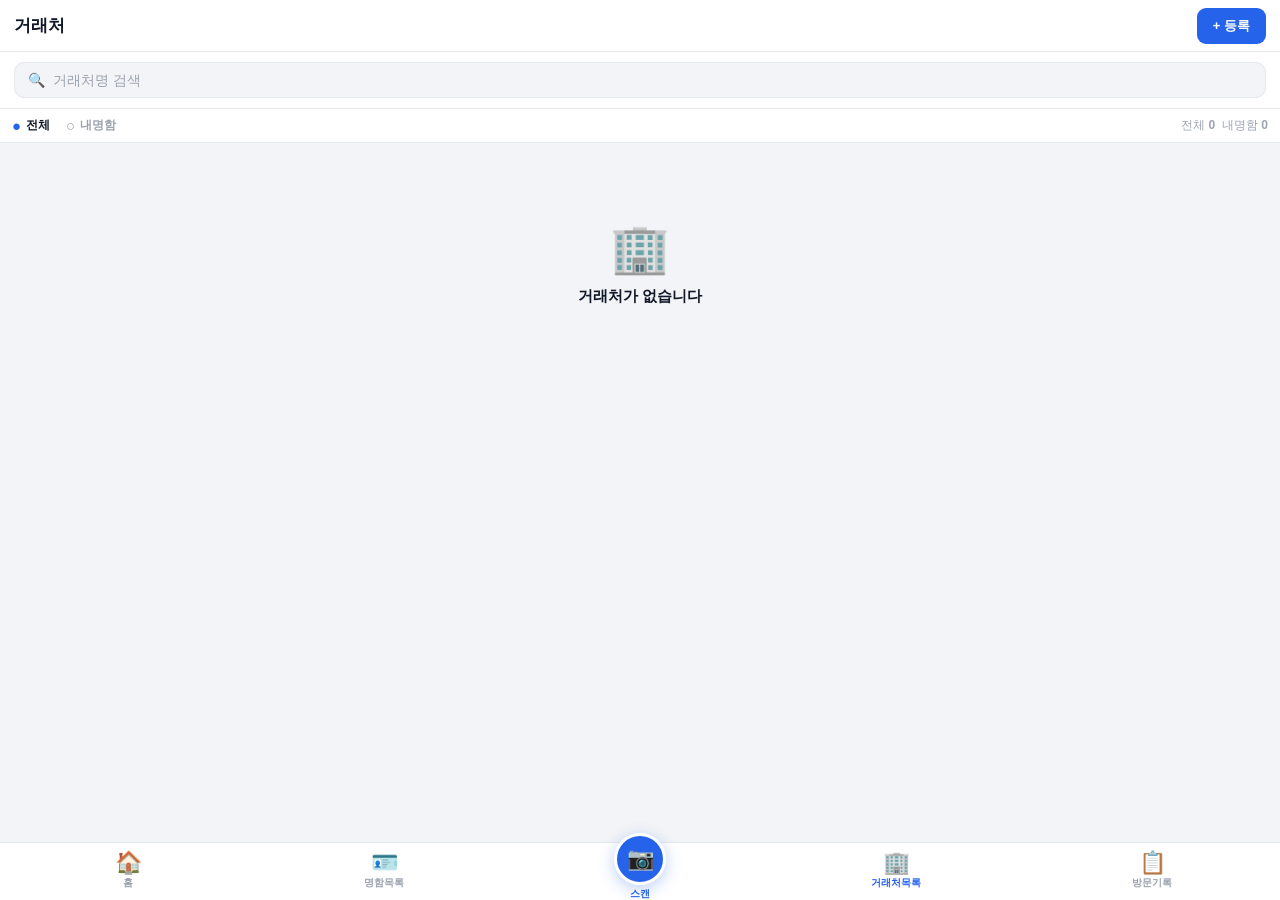
<file: cos.html>
<!DOCTYPE html>
<html lang="ko">
<head>
<meta charset="UTF-8">
<meta name="viewport" content="width=device-width,initial-scale=1,maximum-scale=1,user-scalable=no">
<title>거래처</title>
<link rel="stylesheet" href="shared.css?v=189">
</head>
<body>
<!-- ① 거래처 목록 -->
<div class="page">
  <header class="hdr">
    <span class="hdr-t">거래처</span>
    <button class="hdr-btn" onclick="openAddModal()">+ 등록</button>
  </header>
  <div class="srch-wrap">
    <input class="srch" id="srch" placeholder="🔍  거래처명 검색" oninput="render()">
  </div>
  <div style="display:flex;align-items:center;background:var(--card);border-bottom:1px solid var(--bdr);padding:0 12px;gap:16px;">
    <div onclick="setOwner('all')" style="display:flex;align-items:center;gap:5px;cursor:pointer;padding:8px 0;flex-shrink:0;">
      <span id="radio-all" style="font-size:15px;color:var(--blue);">●</span>
      <span id="radio-all-t" style="font-size:12px;font-weight:700;color:var(--t1);">전체</span>
    </div>
    <div onclick="setOwner('mine')" style="display:flex;align-items:center;gap:5px;cursor:pointer;padding:8px 0;flex-shrink:0;">
      <span id="radio-mine" style="font-size:15px;color:var(--t3);">○</span>
      <span id="radio-mine-t" style="font-size:12px;font-weight:700;color:var(--t3);">내명함</span>
    </div>
    <div id="stat-pills" style="flex:1;font-size:12px;color:var(--t3);text-align:right;"></div>
  </div>
  <div class="body"><div class="bp" id="list"></div></div>
  <nav class="tabbar" id="tabbar"></nav>
</div>

<!-- ② 거래처 상세 오버레이 -->
<div class="overlay" id="overlay-co" style="z-index:100;"></div>

<!-- ③ 방문기록 추가 모달 -->
<div class="moverlay" id="modal-visit" style="z-index:200;" onclick="if(event.target===this)closeVisitModal()">
  <div class="msheet">
    <div class="m-handle"></div>
    <div class="m-title">방문 기록 추가</div>
    <div class="m-body">
      <div style="font-size:13px;font-weight:600;color:var(--blue);padding:2px 0;" id="v-co-lbl"></div>
      <div>
        <div class="flb">방문 유형</div>
        <div style="display:flex;gap:8px;flex-wrap:wrap;" id="type-grid"></div>
      </div>
      <div><div class="flb">방문 날짜</div><input class="finp" type="date" id="v-dt"></div>
      <div><div class="flb">메모</div><textarea class="finp" id="v-memo" rows="3" style="resize:none;" placeholder="미팅 내용을 입력하세요..."></textarea></div>
      <div><div class="flb">다음 일정</div><input class="finp" type="date" id="v-next"></div>
      <button class="m-btn" onclick="saveVisit()">저장</button>
    </div>
  </div>
</div>

<!-- ④ 거래처 추가 모달 -->
<div class="moverlay" id="modal-add-co" style="z-index:200;" onclick="if(event.target===this)closeAddModal()">
  <div class="msheet">
    <div class="m-handle"></div>
    <div class="m-title">거래처 등록</div>
    <div class="m-body">
      <div><div class="flb">회사명 *</div><input class="finp" id="co-nm" placeholder="회사명"></div>
      <div><div class="flb">주소</div><input class="finp" id="co-addr" placeholder="주소"></div>
      <div><div class="flb">업종</div><input class="finp" id="co-ind" placeholder="업종 (예: IT/소프트웨어)"></div>
      <button class="m-btn" onclick="saveCo()">등록</button>
    </div>
  </div>
</div>

<script src="data.js?v=189"></script>
<script src="nav.js?v=189"></script>
<script>
let ownerFilter = 'all';
const stLbl = {active:'활성',potential:'잠재',dormant:'휴면'};
const stCls  = {active:'b-gn',potential:'b-am',dormant:'b-rd'};

function setOwner(f) {
  ownerFilter = f;
  document.getElementById('radio-all').textContent  = f==='all'  ? '●' : '○';
  document.getElementById('radio-all').style.color  = f==='all'  ? 'var(--blue)' : 'var(--t3)';
  document.getElementById('radio-all-t').style.color= f==='all'  ? 'var(--t1)' : 'var(--t3)';
  document.getElementById('radio-mine').textContent = f==='mine' ? '●' : '○';
  document.getElementById('radio-mine').style.color = f==='mine' ? 'var(--blue)' : 'var(--t3)';
  document.getElementById('radio-mine-t').style.color=f==='mine' ? 'var(--t1)' : 'var(--t3)';
  render();
}

function render() {
  const q = document.getElementById('srch').value;

  /* 모든 카드(개인+공유)의 회사명으로 거래처 자동 파생 */
  const personalCards = DB.getCards();
  /* 개인카드의 nm+mob 셋 — 공유카드 중복 제거용 */
  const personalKey = new Set(personalCards.map(c=>`${c.nm}|${c.mob||c.ph||''}`));
  const allCards = [
    ...personalCards,
    ...DB.getDriveShared().filter(sc=>{
      if(personalCards.find(c=>c.id===sc.id)) return false; /* 동일 ID */
      return !personalKey.has(`${sc.nm}|${sc.mob||sc.ph||''}`); /* 동일 인물 */
    })
  ];
  const registered = DB.getCos(); /* 수동 등록 거래처 (추가 정보 보유) */
  const regMap = Object.fromEntries(registered.map(c=>[c.nm, c]));

  /* 전체 coMap */
  const coMap = {};
  allCards.forEach(card=>{
    if(!card.co) return;
    if(!coMap[card.co]){
      coMap[card.co] = regMap[card.co]
        ? {...regMap[card.co], cnt:0, mineCnt:0}
        : {id:'_sc_'+card.co, nm:card.co, addr:card.addr||'', ind:'', st:'active', cnt:0, mineCnt:0, last:'-'};
    }
    coMap[card.co].cnt++;
  });
  /* 내것 카운트 */
  personalCards.forEach(card=>{
    if(card.co && coMap[card.co]) coMap[card.co].mineCnt++;
  });
  /* 카드 없이 수동 등록된 거래처도 포함 */
  registered.forEach(c=>{ if(!coMap[c.nm]) coMap[c.nm]={...c, cnt:0, mineCnt:0}; });

  const allList  = Object.values(coMap).sort((a,b)=>a.nm.localeCompare(b.nm,'ko'));
  const mineList = allList.filter(c=>c.mineCnt>0);

  /* 건수 pill */
  document.getElementById('stat-pills').innerHTML =
    `전체 <b>${allList.length}</b>&nbsp;&nbsp;내명함 <b>${mineList.length}</b>`;

  let list = ownerFilter==='mine' ? mineList : allList;
  if(q) list=list.filter(c=>c.nm.includes(q)||(c.addr||'').includes(q));

  const el = document.getElementById('list');
  if(!list.length){ el.innerHTML=`<div class="empty"><div class="empty-ic">🏢</div><div class="empty-t">거래처가 없습니다</div></div>`; return; }
  el.innerHTML=list.map(c=>`
    <div class="li" onclick="openCoOverlay('${c.id}')">
      <div class="av" style="background:var(--blue-lt);color:var(--blue);font-size:22px;">🏢</div>
      <div class="li-info">
        <div class="li-name">${c.nm} <span style="font-size:13px;font-weight:400;color:var(--t2);">/ ${c.cnt}장</span></div>
        <div class="li-sub">${c.addr||''}</div>
      </div>
      <div class="li-r"><span class="bx ${stCls[c.st]||'b-bl'}">${stLbl[c.st]||c.st}</span><span class="chev">›</span></div>
    </div>`).join('');
}

function openAddModal() { document.getElementById('modal-add-co').classList.add('show'); }
function closeAddModal() { document.getElementById('modal-add-co').classList.remove('show'); }

function saveCo() {
  const nm=document.getElementById('co-nm').value.trim();
  if(!nm){ toast('회사명을 입력해주세요'); return; }
  const cos=DB.getCos();
  cos.unshift({id:'co'+Date.now(),nm,addr:document.getElementById('co-addr').value.trim(),ind:document.getElementById('co-ind').value.trim(),st:'active',cnt:0,last:'-'});
  DB.setCos(cos);
  ['co-nm','co-addr','co-ind'].forEach(id=>document.getElementById(id).value='');
  closeAddModal();
  render();
  toast('거래처가 등록됐습니다 ✓');
}

renderTabBar('cos');
render();
window.addEventListener('pageshow', e => { if(e.persisted){ if(!history.state?.overlay) closeAllOverlays(); render(); } });
document.addEventListener('visibilitychange', () => { if(!document.hidden){ if(!history.state?.overlay) closeAllOverlays(); render(); } });
</script>
</body>
</html>
</file>
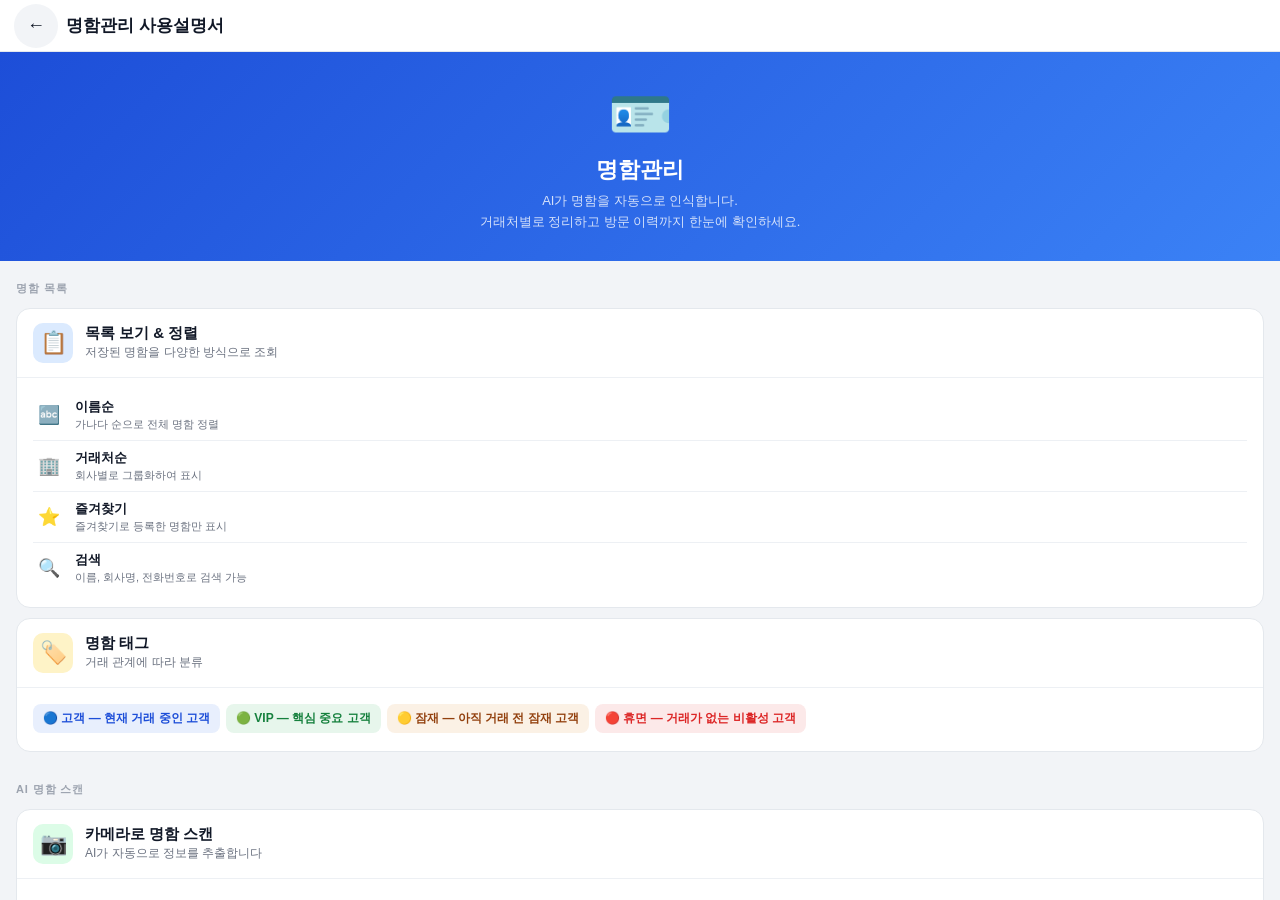
<file: guide_cards.html>
<!DOCTYPE html>
<html lang="ko">
<head>
<meta charset="UTF-8">
<meta name="viewport" content="width=device-width,initial-scale=1,maximum-scale=1,user-scalable=no">
<title>명함관리 사용설명서</title>
<link rel="stylesheet" href="shared.css">
<style>
.guide-hero{background:linear-gradient(135deg,#1d4ed8,#3b82f6);color:#fff;padding:32px 20px 28px;text-align:center;}
.guide-hero-ic{font-size:52px;margin-bottom:10px;}
.guide-hero-t{font-size:22px;font-weight:800;margin-bottom:6px;}
.guide-hero-s{font-size:13px;opacity:.8;line-height:1.6;}

.sec{padding:20px 16px 0;}
.sec-ttl{font-size:11px;font-weight:800;color:var(--t3);letter-spacing:.08em;text-transform:uppercase;margin-bottom:12px;}

.card{background:var(--card);border-radius:14px;margin-bottom:10px;overflow:hidden;border:1px solid var(--bdr);}
.card-hdr{display:flex;align-items:center;gap:12px;padding:14px 16px;border-bottom:1px solid var(--bdr2);}
.card-ic{font-size:22px;width:40px;height:40px;border-radius:10px;display:flex;align-items:center;justify-content:center;flex-shrink:0;}
.card-ic.blue{background:#dbeafe;}
.card-ic.green{background:#dcfce7;}
.card-ic.amber{background:#fef3c7;}
.card-ic.purple{background:#ede9fe;}
.card-ttl{font-size:15px;font-weight:700;}
.card-sub{font-size:12px;color:var(--t2);margin-top:1px;}
.card-body{padding:12px 16px 14px;}

.step{display:flex;gap:12px;padding:8px 0;border-bottom:1px solid var(--bdr2);}
.step:last-child{border-bottom:none;}
.step-num{width:22px;height:22px;border-radius:50%;background:var(--blue);color:#fff;font-size:11px;font-weight:800;display:flex;align-items:center;justify-content:center;flex-shrink:0;margin-top:1px;}
.step-body{flex:1;}
.step-t{font-size:13px;font-weight:700;margin-bottom:2px;}
.step-s{font-size:12px;color:var(--t2);line-height:1.6;}

.tip{background:#eff6ff;border-left:3px solid var(--blue);border-radius:0 8px 8px 0;padding:10px 12px;margin-top:8px;font-size:12px;color:#1d4ed8;line-height:1.6;}
.warn{background:#fff7ed;border-left:3px solid #f59e0b;border-radius:0 8px 8px 0;padding:10px 12px;margin-top:8px;font-size:12px;color:#92400e;line-height:1.6;}

.tag-row{display:flex;flex-wrap:wrap;gap:6px;padding:4px 0;}
.tag-item{display:flex;align-items:center;gap:6px;padding:6px 10px;border-radius:8px;font-size:12px;font-weight:600;}
.tag-item.b-bl{background:rgba(37,99,235,.1);color:#1d4ed8;}
.tag-item.b-gn{background:rgba(22,163,74,.1);color:#15803d;}
.tag-item.b-am{background:rgba(217,119,6,.1);color:#92400e;}
.tag-item.b-rd{background:rgba(220,38,38,.1);color:#dc2626;}

.feat-row{display:flex;align-items:center;gap:10px;padding:8px 0;border-bottom:1px solid var(--bdr2);}
.feat-row:last-child{border-bottom:none;}
.feat-ic{font-size:18px;width:32px;text-align:center;flex-shrink:0;}
.feat-body{flex:1;}
.feat-t{font-size:13px;font-weight:600;}
.feat-s{font-size:11px;color:var(--t2);margin-top:1px;}

.bottom-pad{height:40px;}
</style>
</head>
<body>
<div class="page">
  <header class="hdr">
    <div class="hdr-back" onclick="history.back()">←</div>
    <span class="hdr-t">명함관리 사용설명서</span>
  </header>

  <div style="flex:1;overflow-y:auto;-webkit-overflow-scrolling:touch;">

    <!-- 히어로 -->
    <div class="guide-hero">
      <div class="guide-hero-ic">🪪</div>
      <div class="guide-hero-t">명함관리</div>
      <div class="guide-hero-s">AI가 명함을 자동으로 인식합니다.<br>거래처별로 정리하고 방문 이력까지 한눈에 확인하세요.</div>
    </div>

    <!-- 명함 목록 -->
    <div class="sec">
      <div class="sec-ttl">명함 목록</div>
      <div class="card">
        <div class="card-hdr">
          <div class="card-ic blue">📋</div>
          <div><div class="card-ttl">목록 보기 & 정렬</div><div class="card-sub">저장된 명함을 다양한 방식으로 조회</div></div>
        </div>
        <div class="card-body">
          <div class="feat-row">
            <div class="feat-ic">🔤</div>
            <div class="feat-body"><div class="feat-t">이름순</div><div class="feat-s">가나다 순으로 전체 명함 정렬</div></div>
          </div>
          <div class="feat-row">
            <div class="feat-ic">🏢</div>
            <div class="feat-body"><div class="feat-t">거래처순</div><div class="feat-s">회사별로 그룹화하여 표시</div></div>
          </div>
          <div class="feat-row">
            <div class="feat-ic">⭐</div>
            <div class="feat-body"><div class="feat-t">즐겨찾기</div><div class="feat-s">즐겨찾기로 등록한 명함만 표시</div></div>
          </div>
          <div class="feat-row">
            <div class="feat-ic">🔍</div>
            <div class="feat-body"><div class="feat-t">검색</div><div class="feat-s">이름, 회사명, 전화번호로 검색 가능</div></div>
          </div>
        </div>
      </div>

      <!-- 태그 설명 -->
      <div class="card">
        <div class="card-hdr">
          <div class="card-ic amber">🏷️</div>
          <div><div class="card-ttl">명함 태그</div><div class="card-sub">거래 관계에 따라 분류</div></div>
        </div>
        <div class="card-body">
          <div class="tag-row">
            <div class="tag-item b-bl">🔵 고객 — 현재 거래 중인 고객</div>
            <div class="tag-item b-gn">🟢 VIP — 핵심 중요 고객</div>
            <div class="tag-item b-am">🟡 잠재 — 아직 거래 전 잠재 고객</div>
            <div class="tag-item b-rd">🔴 휴면 — 거래가 없는 비활성 고객</div>
          </div>
        </div>
      </div>
    </div>

    <!-- AI 스캔 -->
    <div class="sec">
      <div class="sec-ttl">AI 명함 스캔</div>
      <div class="card">
        <div class="card-hdr">
          <div class="card-ic green">📷</div>
          <div><div class="card-ttl">카메라로 명함 스캔</div><div class="card-sub">AI가 자동으로 정보를 추출합니다</div></div>
        </div>
        <div class="card-body">
          <div class="step">
            <div class="step-num">1</div>
            <div class="step-body">
              <div class="step-t">명함 촬영</div>
              <div class="step-s">명함 화면의 📷 버튼을 탭하여 카메라로 촬영합니다. 갤러리에서 기존 사진을 선택할 수도 있습니다.</div>
            </div>
          </div>
          <div class="step">
            <div class="step-num">2</div>
            <div class="step-body">
              <div class="step-t">방향 조정</div>
              <div class="step-s">↺ 좌회전 / ↻ 우회전 버튼으로 명함이 바르게 보이도록 조정합니다.</div>
            </div>
          </div>
          <div class="step">
            <div class="step-num">3</div>
            <div class="step-body">
              <div class="step-t">인식 버튼 탭</div>
              <div class="step-s">AI가 명함의 이름·회사·직책·전화·이메일·주소를 자동으로 읽어냅니다.</div>
            </div>
          </div>
          <div class="step">
            <div class="step-num">4</div>
            <div class="step-body">
              <div class="step-t">내용 확인 & 저장</div>
              <div class="step-s">인식 결과를 확인하고 필요하면 수정한 뒤 저장합니다.</div>
            </div>
          </div>
          <div class="tip">💡 명함이 2장 이상 찍혔을 경우, 각 명함을 선택해 한 번에 저장할 수 있습니다.</div>
          <div class="warn">⚠️ 이미 저장된 명함(이름+회사 동일)은 업데이트 여부를 묻고 덮어씁니다.</div>
        </div>
      </div>
    </div>

    <!-- 명함 상세 -->
    <div class="sec">
      <div class="sec-ttl">명함 상세</div>
      <div class="card">
        <div class="card-hdr">
          <div class="card-ic purple">👤</div>
          <div><div class="card-ttl">명함 상세 화면</div><div class="card-sub">명함 탭 시 열리는 상세 정보</div></div>
        </div>
        <div class="card-body">
          <div class="feat-row">
            <div class="feat-ic">⭐</div>
            <div class="feat-body"><div class="feat-t">즐겨찾기</div><div class="feat-s">☆ 탭하면 ★로 등록. 빠르게 찾아야 하는 연락처에 사용</div></div>
          </div>
          <div class="feat-row">
            <div class="feat-ic">✏️</div>
            <div class="feat-body"><div class="feat-t">편집</div><div class="feat-s">저장된 정보를 직접 수정</div></div>
          </div>
          <div class="feat-row">
            <div class="feat-ic">📱</div>
            <div class="feat-body"><div class="feat-t">전화 바로걸기</div><div class="feat-s">전화번호 옆 [전화] 버튼으로 바로 발신</div></div>
          </div>
          <div class="feat-row">
            <div class="feat-ic">✉️</div>
            <div class="feat-body"><div class="feat-t">메일 바로보내기</div><div class="feat-s">이메일 옆 [메일] 버튼으로 메일앱 바로 실행</div></div>
          </div>
          <div class="feat-row">
            <div class="feat-ic">📍</div>
            <div class="feat-body"><div class="feat-t">지도 바로보기</div><div class="feat-s">주소 옆 [지도] 버튼으로 카카오맵에서 위치 확인</div></div>
          </div>
          <div class="feat-row">
            <div class="feat-ic">🏢</div>
            <div class="feat-body"><div class="feat-t">거래처 이동</div><div class="feat-s">회사명 탭 시 해당 거래처 상세 화면으로 이동</div></div>
          </div>
          <div class="feat-row">
            <div class="feat-ic">📝</div>
            <div class="feat-body"><div class="feat-t">방문기록 추가</div><div class="feat-s">이 명함 담당자와의 미팅을 바로 기록</div></div>
          </div>
          <div class="feat-row">
            <div class="feat-ic">📅</div>
            <div class="feat-body"><div class="feat-t">방문 이력</div><div class="feat-s">해당 거래처의 방문 이력 전체 표시</div></div>
          </div>
          <div class="feat-row">
            <div class="feat-ic">📷</div>
            <div class="feat-body"><div class="feat-t">명함 원본 이미지</div><div class="feat-s">스캔 당시 촬영된 명함 이미지 확인</div></div>
          </div>
        </div>
      </div>
    </div>

    <!-- 데이터 저장 안내 -->
    <div class="sec">
      <div class="sec-ttl">데이터 저장</div>
      <div class="card">
        <div class="card-hdr">
          <div class="card-ic amber">💾</div>
          <div><div class="card-ttl">저장 방식 안내</div><div class="card-sub">데이터는 기기에 로컬 저장됩니다</div></div>
        </div>
        <div class="card-body">
          <div class="feat-row">
            <div class="feat-ic">📱</div>
            <div class="feat-body"><div class="feat-t">로컬 저장</div><div class="feat-s">모든 명함 데이터는 이 기기의 브라우저에만 저장됩니다</div></div>
          </div>
          <div class="feat-row">
            <div class="feat-ic">🔄</div>
            <div class="feat-body"><div class="feat-t">기기 간 공유 불가</div><div class="feat-s">다른 기기에서는 같은 데이터를 볼 수 없습니다</div></div>
          </div>
          <div class="warn">⚠️ 브라우저 데이터를 삭제하면 명함 정보도 함께 삭제됩니다. 중요한 데이터는 주기적으로 백업하세요.</div>
        </div>
      </div>
    </div>

    <div class="bottom-pad"></div>
  </div>
</div>
</body>
</html>
</file>
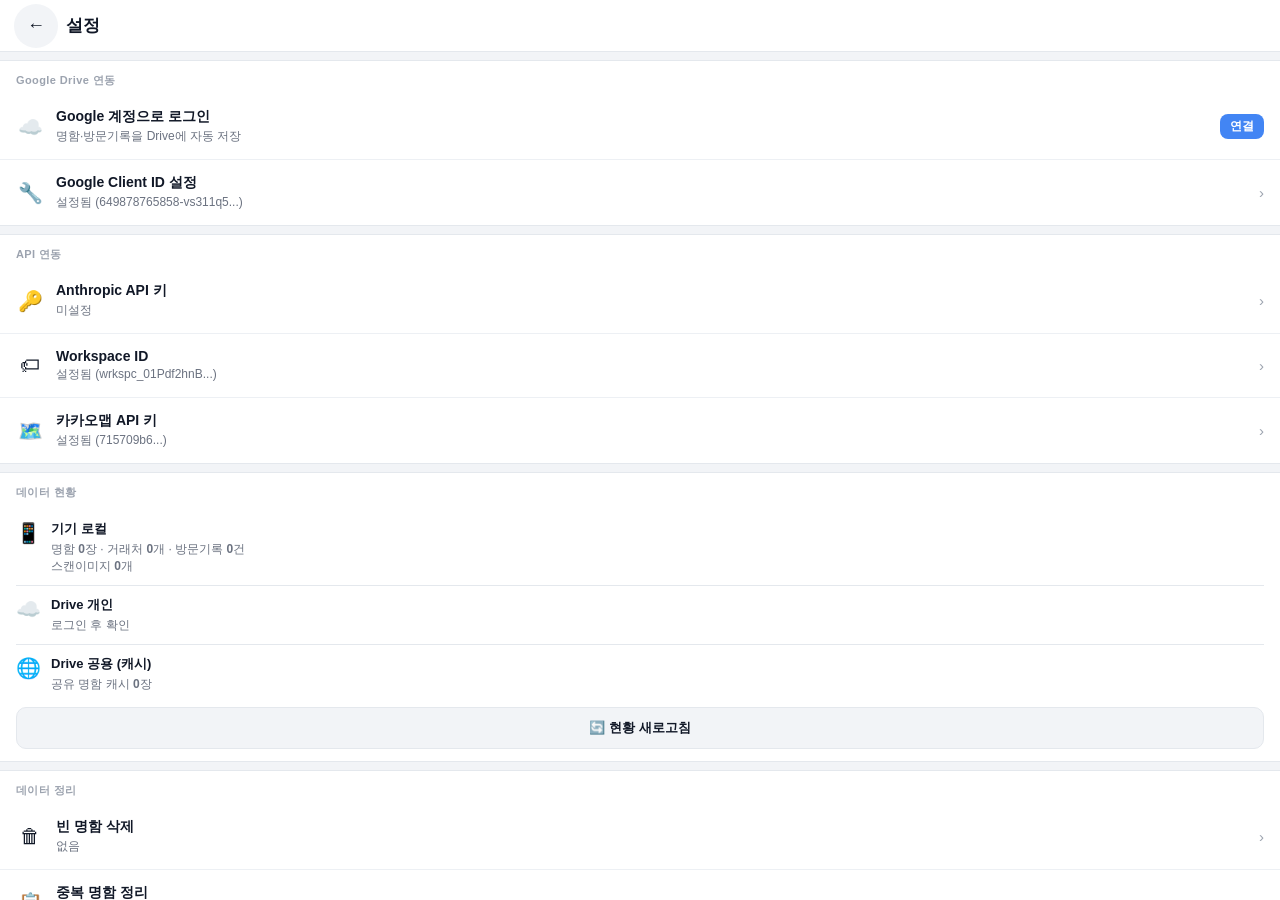
<file: settings.html>
<!DOCTYPE html>
<html lang="ko">
<head>
<meta charset="UTF-8">
<meta name="viewport" content="width=device-width,initial-scale=1,maximum-scale=1,user-scalable=no">
<title>설정</title>
<link rel="stylesheet" href="shared.css?v=193">
</head>
<body>
<div class="page">
  <header class="hdr">
    <div class="hdr-back" onclick="history.back()">←</div>
    <span class="hdr-t">설정</span>
  </header>
  <div class="body">
    <div style="height:8px;"></div>

    <!-- ── Google Drive 연동 ── -->
    <div class="set-grp">
      <div class="set-lbl">Google Drive 연동</div>

      <!-- 로그인 전 -->
      <div id="gdrive-login-row" class="set-item" onclick="driveLogin()" style="display:none;">
        <span class="set-ic">☁️</span>
        <div class="set-txt">
          <div class="set-t">Google 계정으로 로그인</div>
          <div class="set-s">명함·방문기록을 Drive에 자동 저장</div>
        </div>
        <span class="set-arrow" style="background:#4285f4;color:#fff;border-radius:8px;padding:4px 10px;font-size:12px;font-weight:700;">연결</span>
      </div>

      <!-- 로그인 후 -->
      <div id="gdrive-status-row" style="display:none;padding:12px 16px;background:var(--blue-lt);border-radius:12px;margin-bottom:2px;">
        <div style="display:flex;align-items:center;gap:10px;margin-bottom:10px;">
          <span style="font-size:22px;">☁️</span>
          <div style="flex:1;">
            <div style="font-size:13px;font-weight:700;color:#1d4ed8;" id="gdrive-email">연결됨</div>
            <div style="font-size:11px;color:#3b82f6;" id="gdrive-lastsync">동기화 대기 중</div>
          </div>
          <button onclick="driveLogout()" style="background:#fee2e2;color:#dc2626;border:none;border-radius:8px;padding:6px 10px;font-size:12px;font-weight:700;cursor:pointer;">연결 해제</button>
        </div>
        <div style="display:flex;gap:8px;">
          <button onclick="driveSyncDown()" style="flex:1;padding:10px;border-radius:10px;border:1.5px solid #93c5fd;background:#fff;color:#1d4ed8;font-size:12px;font-weight:700;cursor:pointer;">⬇ Drive → 기기</button>
          <button onclick="driveSyncUp()" style="flex:1;padding:10px;border-radius:10px;border:1.5px solid #93c5fd;background:#fff;color:#1d4ed8;font-size:12px;font-weight:700;cursor:pointer;">⬆ 기기 → Drive</button>
          <button onclick="openDriveFolder()" style="padding:10px 14px;border-radius:10px;border:1.5px solid #93c5fd;background:#fff;color:#1d4ed8;font-size:12px;font-weight:700;cursor:pointer;">📁</button>
        </div>
        <div id="gdrive-storage" style="margin-top:8px;font-size:11px;color:#3b82f6;"></div>
      </div>

      <!-- Client ID 설정 -->
      <div class="set-item" onclick="editClientId()">
        <span class="set-ic">🔧</span>
        <div class="set-txt">
          <div class="set-t">Google Client ID 설정</div>
          <div class="set-s" id="client-id-status">미설정 — Drive 연동에 필요</div>
        </div>
        <span class="set-arrow">›</span>
      </div>
    </div>

    <div class="set-grp">
      <div class="set-lbl">API 연동</div>
      <div class="set-item" onclick="editKey()">
        <span class="set-ic">🔑</span>
        <div class="set-txt"><div class="set-t">Anthropic API 키</div><div class="set-s" id="key-status">미설정</div></div>
        <span class="set-arrow">›</span>
      </div>
      <div class="set-item" onclick="editWorkspace()">
        <span class="set-ic">🏷</span>
        <div class="set-txt"><div class="set-t">Workspace ID</div><div class="set-s" id="ws-status">미설정 (오류 시 필요)</div></div>
        <span class="set-arrow">›</span>
      </div>
      <div class="set-item" onclick="editKakaoKey()">
        <span class="set-ic">🗺️</span>
        <div class="set-txt"><div class="set-t">카카오맵 API 키</div><div class="set-s" id="kakao-status">미설정 — 지도 기능에 필요</div></div>
        <span class="set-arrow">›</span>
      </div>
    </div>

    <!-- ── 데이터 현황 ── -->
    <div class="set-grp">
      <div class="set-lbl">데이터 현황</div>
      <div style="padding:4px 16px 12px;">
        <!-- 로컬 -->
        <div style="display:flex;align-items:flex-start;gap:10px;padding:10px 0;border-bottom:1px solid var(--bdr);">
          <span style="font-size:20px;margin-top:1px;">📱</span>
          <div style="flex:1;">
            <div style="font-size:13px;font-weight:700;color:var(--t1);margin-bottom:3px;">기기 로컬</div>
            <div style="font-size:12px;color:var(--t2);" id="stat-local">확인 중...</div>
          </div>
        </div>
        <!-- Drive 개인 -->
        <div style="display:flex;align-items:flex-start;gap:10px;padding:10px 0;border-bottom:1px solid var(--bdr);">
          <span style="font-size:20px;margin-top:1px;">☁️</span>
          <div style="flex:1;">
            <div style="font-size:13px;font-weight:700;color:var(--t1);margin-bottom:3px;" id="stat-drive-title">Drive 개인</div>
            <div style="font-size:12px;color:var(--t2);" id="stat-drive">로그인 후 확인</div>
          </div>
        </div>
        <!-- 공용 -->
        <div style="display:flex;align-items:flex-start;gap:10px;padding:10px 0;">
          <span style="font-size:20px;margin-top:1px;">🌐</span>
          <div style="flex:1;">
            <div style="font-size:13px;font-weight:700;color:var(--t1);margin-bottom:3px;">Drive 공용 (캐시)</div>
            <div style="font-size:12px;color:var(--t2);" id="stat-shared">-</div>
          </div>
        </div>
        <button onclick="refreshDataStat()" id="btn-stat-refresh"
          style="width:100%;padding:11px;border-radius:10px;border:1.5px solid var(--bdr);background:var(--bg);color:var(--t1);font-size:13px;font-weight:700;cursor:pointer;margin-top:4px;">
          🔄 현황 새로고침
        </button>
      </div>
    </div>

    <!-- ── 데이터 정리 ── -->
    <div class="set-grp">
      <div class="set-lbl">데이터 정리</div>

      <div class="set-item" onclick="cleanEmptyCards()">
        <span class="set-ic">🗑</span>
        <div class="set-txt">
          <div class="set-t">빈 명함 삭제</div>
          <div class="set-s" id="clean-empty-s">이름 없는 명함 정리</div>
        </div>
        <span class="set-arrow">›</span>
      </div>

      <div class="set-item" onclick="cleanDupes()">
        <span class="set-ic">📋</span>
        <div class="set-txt">
          <div class="set-t">중복 명함 정리</div>
          <div class="set-s" id="clean-dupe-s">이름+회사 동일 항목</div>
        </div>
        <span class="set-arrow">›</span>
      </div>

      <div class="set-item" onclick="cleanImages()">
        <span class="set-ic">🖼️</span>
        <div class="set-txt">
          <div class="set-t">스캔이미지 전체 삭제</div>
          <div class="set-s" id="clean-img-s">IndexedDB 이미지 제거</div>
        </div>
        <span class="set-arrow">›</span>
      </div>

      <div class="set-item" onclick="cleanSharedCache()">
        <span class="set-ic">🔄</span>
        <div class="set-txt">
          <div class="set-t">공유 캐시 초기화</div>
          <div class="set-s" id="clean-shared-s">타인 공유 명함 캐시 제거</div>
        </div>
        <span class="set-arrow">›</span>
      </div>

      <div class="set-item" onclick="cleanGeoCache()">
        <span class="set-ic">📍</span>
        <div class="set-txt">
          <div class="set-t">지도 위치 캐시 초기화</div>
          <div class="set-s" id="clean-geo-s">잘못된 위치 표시 시 초기화 후 지도 재진입</div>
        </div>
        <span class="set-arrow">›</span>
      </div>

      <div class="set-item" id="clean-drive-row" style="display:none;" onclick="cleanDriveData()">
        <span class="set-ic">☁️</span>
        <div class="set-txt">
          <div class="set-t" style="color:#dc2626;">Drive 개인 데이터 초기화</div>
          <div class="set-s">Drive의 개인 명함·방문기록 파일 비우기</div>
        </div>
        <span class="set-arrow" style="color:#dc2626;">›</span>
      </div>

      <div class="set-item" id="clean-shared-drive-row" style="display:none;" onclick="cleanSharedDriveData()">
        <span class="set-ic">🌐</span>
        <div class="set-txt">
          <div class="set-t" style="color:#dc2626;">공용 폴더 전체 초기화</div>
          <div class="set-s">CRM_공용의 모든 공유 명함·방문기록 삭제</div>
        </div>
        <span class="set-arrow" style="color:#dc2626;">›</span>
      </div>

      <div style="display:flex;gap:8px;padding:12px 16px 4px;">
        <button onclick="deleteDummy()" style="flex:1;padding:12px 8px;border-radius:10px;border:1.5px solid #f59e0b;background:#fffbeb;color:#b45309;font-size:13px;font-weight:700;cursor:pointer;">🗑 샘플만 삭제</button>
        <button onclick="confirmReset()" style="flex:1;padding:12px 8px;border-radius:10px;border:1.5px solid #dc2626;background:#fef2f2;color:#dc2626;font-size:13px;font-weight:700;cursor:pointer;">⚠️ 전체 초기화</button>
      </div>
    </div>

    <div class="set-grp">
      <div class="set-lbl">데이터 내보내기</div>
      <div class="set-item" onclick="exportJSON()">
        <span class="set-ic">📤</span>
        <div class="set-txt"><div class="set-t">JSON 내보내기</div><div class="set-s">명함·거래처·방문기록 전체 백업</div></div>
        <span class="set-arrow">›</span>
      </div>
      <div class="set-item" onclick="exportCSV()">
        <span class="set-ic">📊</span>
        <div class="set-txt"><div class="set-t">CSV 내보내기</div><div class="set-s">엑셀에서 열 수 있는 형식</div></div>
        <span class="set-arrow">›</span>
      </div>
    </div>

    <div class="set-grp">
      <div class="set-lbl">앱 정보</div>
      <div class="set-item">
        <span class="set-ic">ℹ️</span>
        <div class="set-txt"><div class="set-t">버전</div><div class="set-s">v23.1 · 2026-11-02 · 뒤로가기 시 모든 오버레이/모달 닫힘 수정</div></div>
      </div>
    </div>
  </div>
</div>

<!-- Google Client ID 모달 -->
<div class="moverlay" id="modal-clientid" onclick="if(event.target===this)closeClientIdModal()">
  <div class="msheet">
    <div class="m-handle"></div>
    <div class="m-title">Google Client ID</div>
    <div class="m-body">
      <div><div class="flb">Client ID</div><input class="finp" id="clientid-inp" placeholder="123456789-xxxx.apps.googleusercontent.com"></div>
      <div style="font-size:12px;color:var(--t2);line-height:1.8;margin-top:4px;">
        📋 발급 방법<br>
        1. <b>console.cloud.google.com</b> → 새 프로젝트<br>
        2. API 및 서비스 → Google Drive API 사용 설정<br>
        3. 사용자 인증 정보 → OAuth 2.0 클라이언트 ID 생성<br>
        4. 유형: <b>웹 애플리케이션</b><br>
        5. 승인된 JavaScript 원본 추가:<br>
        &nbsp;&nbsp;&nbsp;<b>https://yywon78-glitch.github.io</b><br>
        6. 생성된 클라이언트 ID 복사 후 위에 입력
      </div>
      <button class="m-btn" onclick="saveClientId()">저장</button>
    </div>
  </div>
</div>

<!-- API 키 편집 모달 -->
<div class="moverlay" id="modal-key" onclick="if(event.target===this)closeKeyModal()">
  <div class="msheet">
    <div class="m-handle"></div>
    <div class="m-title">Anthropic API 키</div>
    <div class="m-body">
      <div><div class="flb">API 키</div><input class="finp" id="key-inp" type="password" placeholder="sk-ant-..."></div>
      <div style="font-size:12px;color:var(--t2);">console.anthropic.com에서 발급받을 수 있습니다.</div>
      <button class="m-btn" onclick="saveKey()">저장</button>
    </div>
  </div>
</div>

<!-- 카카오맵 API 키 모달 -->
<div class="moverlay" id="modal-kakao" onclick="if(event.target===this)closeKakaoModal()">
  <div class="msheet">
    <div class="m-handle"></div>
    <div class="m-title">카카오맵 API 키</div>
    <div class="m-body">
      <div><div class="flb">JavaScript API 키</div><input class="finp" id="kakao-inp" placeholder="발급받은 키 붙여넣기"></div>
      <div style="font-size:12px;color:var(--t2);line-height:1.7;margin-top:4px;">
        📋 발급 방법 (무료)<br>
        1. <b>developers.kakao.com</b> 접속 → 로그인<br>
        2. 내 애플리케이션 → 애플리케이션 추가<br>
        3. 플랫폼 → Web → 도메인 등록:<br>
        &nbsp;&nbsp;&nbsp;<b>https://yywon78-glitch.github.io</b><br>
        4. 앱 키 → <b>JavaScript 키</b> 복사 후 위에 입력
      </div>
      <button class="m-btn" onclick="saveKakaoKey()">저장</button>
    </div>
  </div>
</div>

<!-- Workspace ID 편집 모달 -->
<div class="moverlay" id="modal-ws" onclick="if(event.target===this)closeWsModal()">
  <div class="msheet">
    <div class="m-handle"></div>
    <div class="m-title">Workspace ID</div>
    <div class="m-body">
      <div><div class="flb">Workspace ID</div><input class="finp" id="ws-inp" placeholder="wrkspc_..."></div>
      <div style="font-size:12px;color:var(--t2);line-height:1.6;">
        console.anthropic.com → Settings → Workspaces에서 확인.<br>
        "API key is not scoped" 오류 발생 시 입력하세요.
      </div>
      <button class="m-btn" onclick="saveWorkspace()">저장</button>
    </div>
  </div>
</div>

<script src="data.js?v=193"></script>
<script src="nav.js?v=193"></script>
<script>
/* ── Google Drive ── */
function loadDriveStatus(){
  const cid = DB.getGoogleClientId();
  document.getElementById('client-id-status').textContent =
    cid ? `설정됨 (${cid.slice(0,20)}...)` : '미설정 — Drive 연동에 필요';

  if(GoogleAuth.isLoggedIn()){
    document.getElementById('gdrive-login-row').style.display  = 'none';
    document.getElementById('gdrive-status-row').style.display = 'block';
    document.getElementById('gdrive-email').textContent = GoogleAuth.getUserEmail() || '연결됨';
    const ls = DriveDB.getLastSync();
    document.getElementById('gdrive-lastsync').textContent = ls
      ? '마지막 동기화: ' + new Date(ls).toLocaleString('ko-KR')
      : '동기화 전';
    loadStorageInfo();
  } else {
    document.getElementById('gdrive-login-row').style.display  = cid ? 'flex' : 'none';
    document.getElementById('gdrive-status-row').style.display = 'none';
  }
}

async function loadStorageInfo(){
  const info = await DriveDB.getStorageInfo();
  if(!info?.storageQuota) return;
  const q = info.storageQuota;
  const used = parseInt(q.usage||0);
  const total= parseInt(q.limit||0);
  const usedMB = (used/1024/1024).toFixed(0);
  const totalGB= (total/1024/1024/1024).toFixed(0);
  const pct = total ? Math.round(used/total*100) : 0;
  document.getElementById('gdrive-storage').textContent =
    `Drive 저장용량: ${usedMB}MB / ${totalGB}GB 사용 (${pct}%)`;
}

function driveLogin(){
  GoogleAuth.login(async ()=>{
    loadDriveStatus();
    toast('Google Drive 연결됐습니다 ✓');
    if(DB.getKey()){
      /* API 키 있는 기기(메인) → 먼저 Drive에 올림 */
      await DriveDB.syncUp();
      toast('설정을 Drive에 저장했습니다 ✓');
    } else {
      /* API 키 없는 기기(새 기기) → Drive에서 받아옴 */
      const ok = await DriveDB.syncDown();
      if(ok){ load(); toast('데이터를 불러왔습니다 ✓'); }
    }
  });
}

function driveLogout(){
  if(!confirm('Google Drive 연결을 해제하시겠습니까?\n(기기 내 데이터는 유지됩니다)')) return;
  GoogleAuth.logout();
  loadDriveStatus();
  toast('연결 해제됐습니다');
}

function editClientId(){
  document.getElementById('clientid-inp').value = DB.getGoogleClientId();
  document.getElementById('modal-clientid').classList.add('show');
}
function closeClientIdModal(){ document.getElementById('modal-clientid').classList.remove('show'); }
function saveClientId(){
  const v = document.getElementById('clientid-inp').value.trim();
  DB.setGoogleClientId(v);
  closeClientIdModal();
  loadDriveStatus();
  toast('Client ID가 저장됐습니다 ✓');
}

async function driveSyncDown(){
  if(!GoogleAuth.isLoggedIn()){ toast('먼저 Google 로그인이 필요합니다'); return; }
  toast('Drive에서 불러오는 중...');
  const ok = await DriveDB.syncDown();
  toast(ok ? 'Drive → 기기 동기화 완료 ✓' : '동기화 실패. 다시 시도해주세요');
  if(ok) loadDriveStatus();
}

async function driveSyncUp(){
  if(!GoogleAuth.isLoggedIn()){ toast('먼저 Google 로그인이 필요합니다'); return; }
  toast('Drive에 저장 중...');
  const ok = await DriveDB.syncUp();
  toast(ok ? '기기 → Drive 저장 완료 ✓' : '저장 실패. 다시 시도해주세요');
  if(ok) loadDriveStatus();
}

function openDriveFolder(){
  const url = DriveDB.getFolderUrl();
  if(url) window.open(url, '_blank');
  else toast('먼저 동기화를 실행해주세요');
}

function editClientId(){
  document.getElementById('clientid-inp').value = DB.getGoogleClientId();
  document.getElementById('modal-clientid').classList.add('show');
}
function closeClientIdModal(){ document.getElementById('modal-clientid').classList.remove('show'); }
function saveClientId(){
  const v = document.getElementById('clientid-inp').value.trim();
  DB.setGoogleClientId(v);
  closeClientIdModal();
  loadDriveStatus();
  toast('Client ID가 저장됐습니다 ✓');
}

function load(){
  const k=DB.getKey();
  document.getElementById('key-status').textContent = k ? `설정됨 (${k.slice(0,12)}...)` : '미설정';
  const w=DB.getWorkspace();
  document.getElementById('ws-status').textContent = w ? `설정됨 (${w.slice(0,16)}...)` : '미설정 (오류 시 필요)';
  const kk=DB.getKakaoKey();
  document.getElementById('kakao-status').textContent = kk ? `설정됨 (${kk.slice(0,8)}...)` : '미설정 — 지도 기능에 필요';
  loadDataStat();
}

async function refreshDataStat(){
  const btn = document.getElementById('btn-stat-refresh');
  if(btn) btn.textContent = '🔄 로딩 중...';

  /* 로컬 */
  const cards  = DB.getCards();
  const cos    = DB.getCos();
  const visits = DB.getVisits();
  const shared = DB.getDriveShared();
  let imgCnt = 0;
  try{ imgCnt = await ImgDB.count(); }catch(e){}

  const emptyN = cards.filter(c=>!c.nm?.trim()).length;
  const dupeN  = _findDupes(cards).length;

  document.getElementById('stat-local').innerHTML =
    `명함 <b>${cards.length}</b>장 · 거래처 <b>${cos.length}</b>개 · 방문기록 <b>${visits.length}</b>건`+
    `<br>스캔이미지 <b>${imgCnt}</b>개`+
    (emptyN ? `<br><span style="color:#f59e0b;">⚠ 빈 명함 ${emptyN}장</span>` : '')+
    (dupeN  ? `<br><span style="color:#f59e0b;">⚠ 중복 명함 ${dupeN}건</span>` : '');

  document.getElementById('clean-empty-s').textContent =
    emptyN ? `이름 없는 명함 ${emptyN}장` : '없음';
  document.getElementById('clean-dupe-s').textContent =
    dupeN ? `중복 ${dupeN}건 발견` : '없음';
  document.getElementById('clean-img-s').textContent =
    `이미지 ${imgCnt}개 제거`;
  document.getElementById('clean-shared-s').textContent =
    `공유 캐시 ${shared.length}장`;

  /* Drive 개인 */
  if(GoogleAuth.isLoggedIn()){
    document.getElementById('stat-drive-title').textContent =
      'Drive 개인 (' + (GoogleAuth.getUserEmail()||'') + ')';
    document.getElementById('stat-drive').textContent = 'Drive 조회 중...';
    document.getElementById('clean-drive-row').style.display = 'flex';

    /* 공용 폴더 소유자(관리자)만 초기화 버튼 표시 */
    SharedDriveDB.isAdmin().then(admin=>{
      document.getElementById('clean-shared-drive-row').style.display = admin ? 'flex' : 'none';
    });

    const peek = await DriveDB.peek();
    document.getElementById('stat-drive').innerHTML = peek
      ? `명함 <b>${peek.cards}</b>장 · 방문기록 <b>${peek.visits}</b>건`
      : '조회 실패 (네트워크 확인)';
  } else {
    document.getElementById('stat-drive').textContent = '로그인 후 확인';
    document.getElementById('clean-drive-row').style.display = 'none';
    document.getElementById('clean-shared-drive-row').style.display = 'none';
  }

  /* 공용 */
  document.getElementById('stat-shared').innerHTML =
    `공유 명함 캐시 <b>${shared.length}</b>장`;

  if(btn) btn.textContent = '🔄 현황 새로고침';
}

function _findDupes(cards){
  const seen = {}, dupes = [];
  cards.forEach(c=>{
    const key = (c.nm||'').trim()+'__'+(c.co||'').trim();
    if(!key.startsWith('__')){
      if(seen[key]) dupes.push(c.id);
      else seen[key] = true;
    }
  });
  return dupes;
}

function loadDataStat(){ refreshDataStat(); }

function editKakaoKey(){
  document.getElementById('kakao-inp').value=DB.getKakaoKey();
  document.getElementById('modal-kakao').classList.add('show');
}
function closeKakaoModal(){ document.getElementById('modal-kakao').classList.remove('show'); }
function saveKakaoKey(){
  const k=document.getElementById('kakao-inp').value.trim();
  DB.setKakaoKey(k);
  closeKakaoModal();
  load();
  toast('카카오맵 API 키가 저장됐습니다 ✓');
}

function editKey(){
  document.getElementById('key-inp').value=DB.getKey();
  document.getElementById('modal-key').classList.add('show');
}
function closeKeyModal(){ document.getElementById('modal-key').classList.remove('show'); }
function saveKey(){
  const k=document.getElementById('key-inp').value.trim();
  DB.setKey(k);
  closeKeyModal();
  load();
  toast('API 키가 저장됐습니다 ✓');
}

function editWorkspace(){
  document.getElementById('ws-inp').value=DB.getWorkspace();
  document.getElementById('modal-ws').classList.add('show');
}
function closeWsModal(){ document.getElementById('modal-ws').classList.remove('show'); }
function saveWorkspace(){
  const k=document.getElementById('ws-inp').value.trim();
  DB.setWorkspace(k);
  closeWsModal();
  load();
  toast('Workspace ID가 저장됐습니다 ✓');
}

function exportJSON(){
  const data={cards:DB.getCards(),cos:DB.getCos(),visits:DB.getVisits(),exported:new Date().toISOString()};
  const blob=new Blob([JSON.stringify(data,null,2)],{type:'application/json'});
  const a=document.createElement('a');
  a.href=URL.createObjectURL(blob);
  a.download=`crm_backup_${new Date().toISOString().split('T')[0]}.json`;
  a.click(); URL.revokeObjectURL(a.href);
  toast('JSON 내보내기 완료 ✓');
}

function exportCSV(){
  const personal = DB.getCards();
  const personalIds = new Set(personal.map(c=>c.id));
  const shared = DB.getDriveShared().filter(c=>!personalIds.has(c.id));
  const cards = [...personal, ...shared];
  const headers=['이름','회사','직책','휴대전화','유선전화','이메일','주소','태그','즐겨찾기','공유'];
  const rows=cards.map(c=>[c.nm,c.co,c.tl,c.mob,c.ph,c.em,c.addr,c.tag,c.fav?'Y':'N',c.shared?'Y':'N'].map(v=>`"${(v||'').replace(/"/g,'""')}"`).join(','));
  const csv='﻿'+[headers.join(','),...rows].join('\n');
  const blob=new Blob([csv],{type:'text/csv;charset=utf-8'});
  const a=document.createElement('a');
  a.href=URL.createObjectURL(blob);
  a.download=`crm_cards_${new Date().toISOString().split('T')[0]}.csv`;
  a.click(); URL.revokeObjectURL(a.href);
  toast(`CSV 내보내기 완료 — ${cards.length}장 ✓`);
}

function cleanEmptyCards(){
  const cards = DB.getCards();
  const empty = cards.filter(c=>!c.nm?.trim());
  if(!empty.length){ toast('빈 명함이 없습니다'); return; }
  if(!confirm(`이름 없는 명함 ${empty.length}장을 삭제합니다.\n계속하시겠습니까?`)) return;
  const ids = new Set(empty.map(c=>c.id));
  DB.setCards(cards.filter(c=>!ids.has(c.id)));
  empty.forEach(c=>ImgDB.del(c.id).catch(()=>{}));
  toast(`빈 명함 ${empty.length}장 삭제 완료 ✓`);
  refreshDataStat();
}

function cleanDupes(){
  const cards = DB.getCards();
  const dupeIds = new Set(_findDupes(cards));
  if(!dupeIds.size){ toast('중복 명함이 없습니다'); return; }
  if(!confirm(`중복 명함 ${dupeIds.size}건을 삭제합니다.\n(이름+회사 동일 시 나중에 등록된 것 삭제)\n계속하시겠습니까?`)) return;
  DB.setCards(cards.filter(c=>!dupeIds.has(c.id)));
  dupeIds.forEach(id=>ImgDB.del(id).catch(()=>{}));
  toast(`중복 명함 ${dupeIds.size}건 삭제 완료 ✓`);
  refreshDataStat();
}

async function cleanImages(){
  let cnt = 0;
  try{ cnt = await ImgDB.count(); }catch(e){}
  if(!cnt){ toast('저장된 이미지가 없습니다'); return; }
  if(!confirm(`스캔이미지 ${cnt}개를 전부 삭제합니다.\n명함 데이터는 유지됩니다.\n계속하시겠습니까?`)) return;
  try{
    await ImgDB.clear();
    toast(`이미지 ${cnt}개 삭제 완료 ✓`);
    refreshDataStat();
  } catch(e){ toast('삭제 실패: '+e.message); }
}

function cleanSharedCache(){
  const cnt = DB.getDriveShared().length;
  if(!confirm(`공유 캐시 ${cnt}장을 초기화합니다.\n(다음 동기화 시 자동 복원됩니다)\n계속하시겠습니까?`)) return;
  localStorage.removeItem('crm_drive_shared');
  localStorage.removeItem('crm_drive_shared_visits');
  toast('공유 캐시 초기화 완료 ✓');
  refreshDataStat();
}

function cleanGeoCache(){
  try{
    const cache = JSON.parse(localStorage.getItem('crm_geo4')||'{}');
    const cnt = Object.keys(cache).length;
    if(!cnt){ toast('저장된 위치 캐시가 없습니다'); return; }
    if(!confirm(`저장된 위치 캐시 ${cnt}건을 초기화합니다.\n지도 재진입 시 위치를 다시 검색합니다.\n계속하시겠습니까?`)) return;
    localStorage.removeItem('crm_geo4');
    toast(`📍 위치 캐시 ${cnt}건 초기화 완료 ✓`);
    document.getElementById('clean-geo-s').textContent = '초기화 완료 — 지도 재진입 시 위치 재검색';
  }catch(e){ toast('초기화 실패: '+e.message); }
}

async function cleanSharedDriveData(){
  if(!GoogleAuth.isLoggedIn()){ toast('로그인이 필요합니다'); return; }
  const sharedCnt = DB.getDriveShared().length;
  if(!confirm(`⚠️ 공용 폴더 전체 초기화\n\n현재 공유 명함 ${sharedCnt}장을 포함한\n모든 공유 데이터를 삭제합니다.\n\n모든 계정에서 공유 명함이 사라집니다.\n계속하시겠습니까?`)) return;
  toast('공용 폴더 초기화 중...');
  const ok = await SharedDriveDB.clearShared();
  toast(ok ? '공용 폴더 초기화 완료 ✓' : '초기화 실패. 다시 시도해주세요');
  if(ok) refreshDataStat();
}

async function cleanDriveData(){
  if(!GoogleAuth.isLoggedIn()){ toast('로그인이 필요합니다'); return; }
  const email = GoogleAuth.getUserEmail();
  if(!confirm(`⚠️ Drive 개인 데이터 초기화\n\n계정: ${email}\n\nDrive의 crm_cards.json, crm_visits.json을\n빈 파일로 덮어씁니다.\n\n기기 로컬 데이터는 유지됩니다.\n계속하시겠습니까?`)) return;
  toast('Drive 초기화 중...');
  const ok = await DriveDB.clearPersonalData();
  toast(ok ? 'Drive 개인 데이터 초기화 완료 ✓' : '초기화 실패. 다시 시도해주세요');
  if(ok) refreshDataStat();
}

function deleteDummy(){
  const cards  = DB.getCards().filter(c=>!c.isDummy);
  const cos    = DB.getCos().filter(c=>!c.isDummy);
  const visits = DB.getVisits().filter(v=>!v.isDummy);
  if(!confirm(`샘플 데이터를 삭제합니다.\n실제 데이터(명함 ${cards.length}장·거래처 ${cos.length}개·방문기록 ${visits.length}건)는 유지됩니다.\n계속하시겠습니까?`)) return;
  DB.setCards(cards);
  DB.setCos(cos);
  DB.setVisits(visits);
  loadDataStat();
  toast('샘플 데이터 삭제 완료 ✓');
}

function confirmReset(){
  if(confirm('⚠️ 전체 초기화\n\n모든 데이터(명함·거래처·방문기록·이미지)를\n삭제하고 빈 상태로 시작합니다.\n\n계속하시겠습니까?')){
    ['crm_cards','crm_cos','crm_visits','crm_drive_shared','crm_drive_shared_visits'].forEach(k=>localStorage.removeItem(k));
    localStorage.setItem('crm_needs_sync','1'); /* 빈 상태를 Drive에도 반영 */
    ImgDB.clear().catch(()=>{});
    refreshDataStat();
    toast('전체 초기화 완료 ✓');
  }
}

load();
loadDriveStatus();
</script>
</body>
</html>
</file>
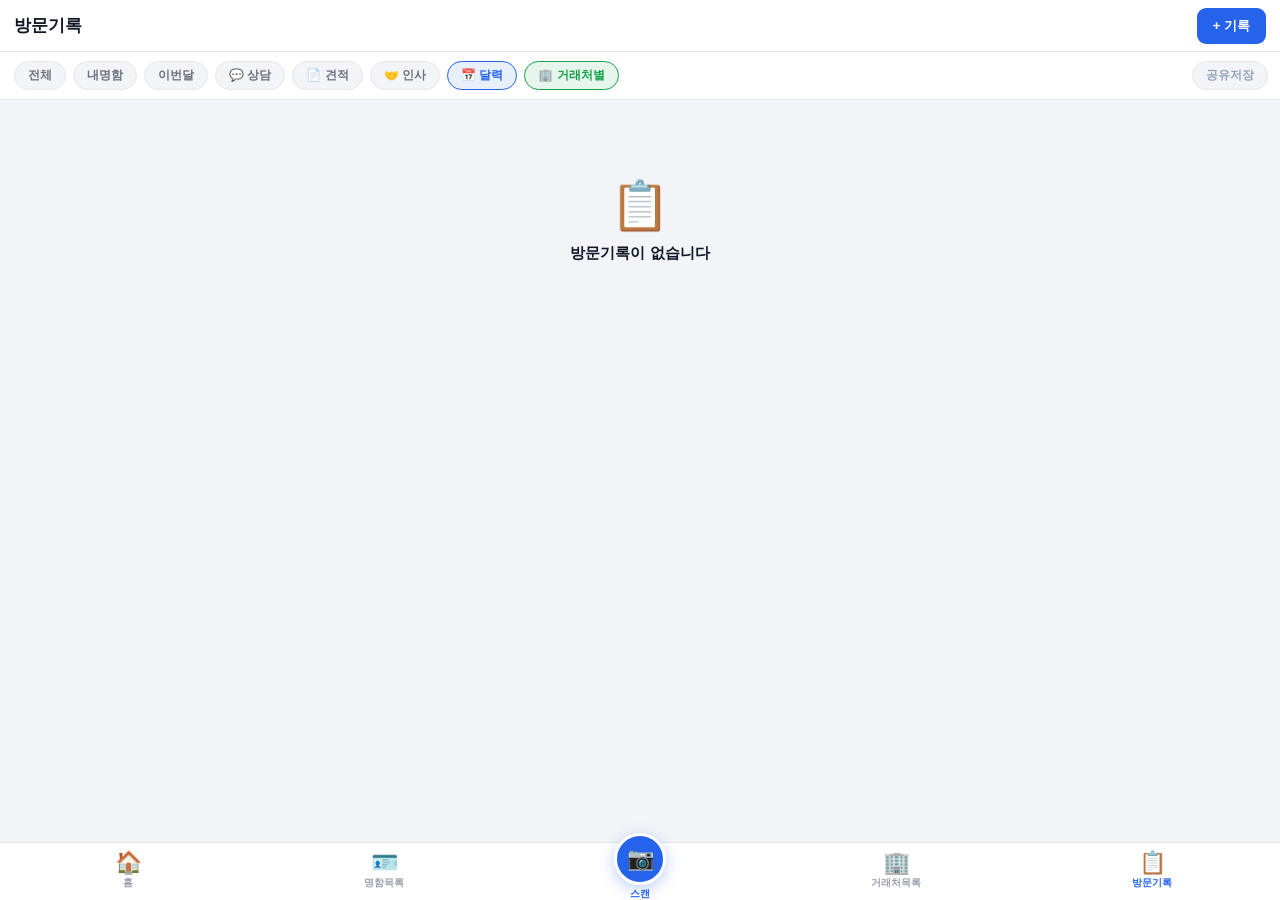
<file: visits.html>
<!DOCTYPE html>
<html lang="ko">
<head>
<meta charset="UTF-8">
<meta name="viewport" content="width=device-width,initial-scale=1,maximum-scale=1,user-scalable=no">
<title>방문기록</title>
<link rel="stylesheet" href="shared.css?v=189">
<style>
/* ── 거래처 선택 바 ── */
.co-bar{display:flex;align-items:center;gap:8px;padding:7px 14px;background:var(--blue-lt);border-bottom:1px solid var(--blue);flex-shrink:0;}
.co-bar-nm{flex:1;font-size:13px;font-weight:700;color:var(--blue);}
.co-bar-x{padding:4px 10px;background:#fff;border:1px solid var(--blue);border-radius:8px;font-size:12px;font-weight:700;color:var(--blue);cursor:pointer;}

/* ── 달력 전체화면 오버레이 ── */
#cal-overlay{position:fixed;inset:0;z-index:500;background:var(--bg);display:none;flex-direction:column;}
#cal-overlay.open{display:flex;}
.cal-ov-hdr{height:var(--hdr-h);flex-shrink:0;background:var(--card);border-bottom:1px solid var(--bdr);display:flex;align-items:center;padding:0 14px;gap:8px;}
.cal-ov-back{width:44px;height:44px;border-radius:50%;background:var(--bg);border:none;font-size:18px;cursor:pointer;display:flex;align-items:center;justify-content:center;}
.cal-ov-title{flex:1;font-size:16px;font-weight:700;}

/* ── 달력 공통 ── */
.cal-nav{display:flex;align-items:center;justify-content:space-between;padding:10px 14px 4px;flex-shrink:0;}
.cal-title{font-size:16px;font-weight:800;}
.cal-nb{width:34px;height:34px;border:1.5px solid var(--bdr);border-radius:50%;background:var(--bg);font-size:17px;cursor:pointer;display:flex;align-items:center;justify-content:center;touch-action:manipulation;}
.cal-legend{display:flex;gap:14px;padding:3px 14px 5px;font-size:11px;color:var(--t2);flex-shrink:0;}
.cal-legend span{display:flex;align-items:center;gap:4px;}
.cal-dow{display:grid;grid-template-columns:repeat(7,1fr);text-align:center;font-size:10px;font-weight:700;color:var(--t3);padding:4px 6px 2px;flex-shrink:0;}
.cal-dow span:first-child{color:#ef4444;}
.cal-dow span:last-child{color:#3b82f6;}
/* 달력 그리드 — 셀 min-height를 CSS 변수로 제어 */
.cal-grid{display:grid;grid-template-columns:repeat(7,1fr);grid-auto-rows:auto;padding:0 6px 6px;gap:2px;}
.cal-day{min-height:var(--cal-row-h,52px);border-radius:8px;display:flex;flex-direction:column;align-items:center;cursor:pointer;padding:4px 2px 3px;overflow:hidden;touch-action:manipulation;}
.cal-day.empty{pointer-events:none;}
.cal-day:active{background:var(--card2);}
.cal-day.has-v{background:rgba(37,99,235,.05);}
.cal-dn{font-size:13px;width:26px;height:26px;display:flex;align-items:center;justify-content:center;border-radius:50%;flex-shrink:0;}
.cal-day.today .cal-dn{background:var(--blue);color:#fff;font-weight:800;}
.cal-day.has-sun .cal-dn{color:#ef4444;}
.cal-day.has-sat .cal-dn{color:#3b82f6;}
/* 날짜 안 회사명 — 크게 진하게 */
.cal-co{font-size:10px;font-weight:700;line-height:1.25;padding:1.5px 4px;border-radius:4px;overflow:hidden;display:flex;align-items:center;gap:2px;width:100%;margin-top:2px;box-sizing:border-box;}
.cal-co-nm{overflow:hidden;text-overflow:clip;white-space:nowrap;flex:1;min-width:0;}
.cal-co-time{font-size:8px;font-weight:400;flex-shrink:0;opacity:.8;}
.cal-co-tp{font-size:10px;flex-shrink:0;}
.cal-co-v{background:rgba(37,99,235,.13);color:#1d4ed8;}
.cal-co-p{background:rgba(245,158,11,.18);color:#92400e;}
.dot{width:6px;height:6px;border-radius:50%;}
.dot-v{background:var(--blue);}
.dot-p{background:#f59e0b;}
/* 드래그 리사이즈 핸들 */
#cal-resize-h{height:22px;background:var(--bg);border-top:1px solid var(--bdr);border-bottom:1px solid var(--bdr);display:flex;align-items:center;justify-content:center;cursor:row-resize;touch-action:none;flex-shrink:0;user-select:none;}
#cal-resize-h::before{content:'';width:44px;height:4px;background:var(--t3);border-radius:2px;}
/* 일자 클릭 팝업 */
#modal-day{position:fixed;inset:0;z-index:700;background:rgba(0,0,0,.45);display:none;align-items:center;justify-content:center;padding:20px;}
#modal-day.open{display:flex;}
.day-pop{background:var(--card);border-radius:18px;width:100%;max-width:420px;max-height:72vh;display:flex;flex-direction:column;overflow:hidden;box-shadow:0 8px 32px rgba(0,0,0,.25);}
.day-pop-hdr{padding:16px 18px 12px;display:flex;align-items:center;justify-content:space-between;border-bottom:1px solid var(--bdr);flex-shrink:0;}
.day-pop-title{font-size:16px;font-weight:800;}
.day-pop-x{width:32px;height:32px;border-radius:50%;background:var(--bg);border:none;font-size:18px;cursor:pointer;display:flex;align-items:center;justify-content:center;}
.day-pop-body{overflow-y:auto;-webkit-overflow-scrolling:touch;flex:1;}

/* ── 방문 카드 담당자 배지 ── */
.v-who{display:flex;gap:5px;margin:4px 0;flex-wrap:wrap;}
.v-side{font-size:11px;padding:2px 8px;border-radius:10px;font-weight:600;}
.v-our{background:#dbeafe;color:#1d4ed8;}
.v-tgt{background:#dcfce7;color:#15803d;}

/* ── 거래처 선택 시트 ── */
.co-sel-item{display:flex;align-items:center;padding:13px 16px;border-bottom:1px solid var(--bdr2);cursor:pointer;gap:12px;touch-action:manipulation;}
.co-sel-item:active{background:var(--card2);}
.co-sel-nm{flex:1;font-size:15px;font-weight:700;}
.co-sel-cnt{font-size:12px;color:var(--t2);}

/* ── 특수 pill ── */
.pill-cal{background:var(--blue-lt)!important;color:var(--blue)!important;border:1.5px solid var(--blue)!important;}
.pill-co{background:var(--grn-lt)!important;color:var(--grn)!important;border:1.5px solid var(--grn)!important;}

/* ── 목록 담당자 칩 ── */
.target-chip{display:inline-flex;align-items:center;gap:3px;padding:5px 10px;background:var(--bg);border:1.5px solid var(--bdr);border-radius:20px;font-size:12px;cursor:pointer;margin:3px 3px 3px 0;}
.target-chip.on{background:var(--grn-lt);border-color:var(--grn);color:var(--grn);}
.side-lbl{font-size:11px;font-weight:700;color:var(--t3);margin-bottom:4px;}
/* ── 공유 체크박스 / 배지 ── */
.share-chk{width:20px;height:20px;border-radius:4px;border:2px solid #94a3b8;display:inline-flex;align-items:center;justify-content:center;flex-shrink:0;cursor:pointer;background:#fff;transition:all .15s;margin-right:4px;vertical-align:middle;}
.share-chk.on{background:#2563eb;border-color:#2563eb;background-image:url("data:image/svg+xml,%3Csvg xmlns='http://www.w3.org/2000/svg' viewBox='0 0 24 24'%3E%3Cpath d='M9 16.17L4.83 12l-1.42 1.41L9 19 21 7l-1.41-1.41z' fill='%23fff'/%3E%3C/svg%3E");background-size:13px;background-position:center;background-repeat:no-repeat;}
.b-shared{font-size:10px;background:#dbeafe;color:#1d4ed8;border-radius:6px;padding:2px 5px;font-weight:700;margin-right:4px;flex-shrink:0;}
#btn-vshare-save{flex-shrink:0;padding:5px 13px;border-radius:20px;border:1.5px solid var(--bdr);font-size:12px;font-weight:600;cursor:pointer;white-space:nowrap;background:var(--bg);color:#94a3b8;transition:all .2s;}
#btn-vshare-save.active{background:#2563eb;border-color:#2563eb;color:#fff;}
</style>
</head>
<body>
<div class="page">
  <header class="hdr" style="flex-shrink:0;">
    <span class="hdr-t">방문기록</span>
    <button class="hdr-btn" onclick="openAddModal()">+ 기록</button>
  </header>

  <!-- 거래처 선택 표시 바 -->
  <div class="co-bar" id="co-bar" style="display:none;">
    <span class="co-bar-nm" id="co-bar-nm">🏢 —</span>
    <span class="co-bar-x" onclick="clearCo()">× 전체</span>
  </div>

  <!-- 필터 pills + 공유저장 버튼 -->
  <div style="display:flex;align-items:center;background:var(--card);border-bottom:1px solid var(--bdr);flex-shrink:0;">
    <div class="pills" id="filter-pills" style="flex:1;border-bottom:none;min-width:0;">
      <div class="pill on"    id="pill-all"    onclick="setFilter('all',this)">전체</div>
      <div class="pill"       id="pill-mine"   onclick="setFilter('mine',this)">내명함</div>
      <div class="pill"       id="pill-month"  onclick="setFilter('month',this)">이번달</div>
      <div class="pill"       onclick="setFilter('상담',this)">💬 상담</div>
      <div class="pill"       onclick="setFilter('견적',this)">📄 견적</div>
      <div class="pill"       onclick="setFilter('인사',this)">🤝 인사</div>
      <div class="pill pill-cal" onclick="openCalendar()">📅 달력</div>
      <div class="pill pill-co"  onclick="openCoSelector()">🏢 거래처별</div>
    </div>
    <div style="padding:0 12px 0 0;flex-shrink:0;">
      <button id="btn-vshare-save" onclick="saveSharedVisits()">공유저장</button>
    </div>
  </div>

  <!-- 방문 목록 -->
  <div style="flex:1;overflow-y:auto;-webkit-overflow-scrolling:touch;min-height:0;">
    <div class="tl" id="list" style="padding:14px;"></div>
  </div>

  <nav class="tabbar" id="tabbar" style="flex-shrink:0;"></nav>
</div>

<!-- ━━━━ 달력 전체화면 오버레이 ━━━━ -->
<div id="cal-overlay">
  <div class="cal-ov-hdr">
    <button class="cal-ov-back" onclick="closeCalendar()">←</button>
    <span class="cal-ov-title" id="cal-ov-title">방문 달력</span>
  </div>

  <!-- 달력 필터 pills -->
  <div class="pills" style="flex-shrink:0;">
    <div class="pill on" id="cpill-all"  onclick="setCalFilter('all')">전체일정</div>
    <div class="pill"    id="cpill-mine" onclick="setCalFilter('mine')">내일정</div>
    <div class="pill"    id="cpill-co"   onclick="setCalFilter('co')">🔍 거래처별</div>
    <div class="pill" id="cpill-co-nm" style="display:none;background:var(--grn-lt);color:var(--grn);border:1.5px solid var(--grn);font-weight:700;" onclick="clearCalCo()">— × 전체</div>
  </div>

  <!-- 달력 섹션 (상하 드래그로 크기 조절) -->
  <div id="cal-section" style="flex:none;height:360px;display:flex;flex-direction:column;background:var(--card);overflow-y:auto;overflow-x:hidden;-webkit-overflow-scrolling:touch;">
    <div class="cal-nav">
      <button class="cal-nb" onclick="prevMonth()">‹</button>
      <span class="cal-title" id="cal-title"></span>
      <button class="cal-nb" onclick="nextMonth()">›</button>
    </div>
    <div class="cal-legend">
      <span><span class="dot dot-v"></span>방문 완료</span>
      <span><span class="dot dot-p"></span>방문 예정(오늘~)</span>
    </div>
    <div class="cal-dow">
      <span>일</span><span>월</span><span>화</span><span>수</span><span>목</span><span>금</span><span>토</span>
    </div>
    <div class="cal-grid" id="cal-grid"></div>
  </div>

  <!-- 드래그 핸들 (상하 크기 조절) -->
  <div id="cal-resize-h"></div>

  <!-- 하단 공간 (일자 선택 안내) -->
  <div style="flex:1;display:flex;align-items:center;justify-content:center;color:var(--t3);font-size:13px;pointer-events:none;">
    ↑ 일자를 탭하면 방문기록을 확인합니다
  </div>
</div>

<!-- ━━━━ 일자 클릭 팝업 ━━━━ -->
<div id="modal-day" onclick="if(event.target===this)closeDayModal()">
  <div class="day-pop">
    <div class="day-pop-hdr">
      <span class="day-pop-title" id="day-pop-title"></span>
      <button class="day-pop-x" onclick="closeDayModal()">✕</button>
    </div>
    <div class="day-pop-body">
      <div class="tl" id="day-list" style="padding:12px 14px;"></div>
    </div>
  </div>
</div>

<!-- ━━━━ 거래처 선택 모달 ━━━━ -->
<div class="moverlay" id="modal-co" style="z-index:600;" onclick="if(event.target===this)closeCoSelector()">
  <div class="msheet">
    <div class="m-handle"></div>
    <div class="m-title">거래처 선택</div>
    <div id="co-sel-list" style="max-height:60vh;overflow-y:auto;margin:0 -20px;"></div>
  </div>
</div>

<!-- ━━━━ 방문기록 추가 모달 ━━━━ -->
<div class="moverlay" id="modal-add" style="z-index:600;" onclick="if(event.target===this)closeAddModal()">
  <div class="msheet" style="max-height:93vh;">
    <div class="m-handle"></div>
    <div class="m-title">방문기록 추가</div>
    <div class="m-body">
      <div>
        <div class="flb">거래처 *</div>
        <select class="finp" id="a-co" onchange="onCoChange()" style="appearance:none;-webkit-appearance:none;"></select>
      </div>
      <div>
        <div class="flb">상대측 담당자</div>
        <div class="side-lbl">거래처 명함에서 선택</div>
        <div id="target-chips" style="min-height:28px;"></div>
        <input class="finp" id="a-target-extra" placeholder="직접 입력 (선택 외 추가 시)" style="margin-top:6px;">
      </div>
      <div>
        <div class="flb">우리측 담당자</div>
        <input class="finp" id="a-our" placeholder="예) 홍길동 과장, 이순신 대리">
      </div>
      <div>
        <div class="flb">방문 유형</div>
        <div style="display:flex;gap:8px;flex-wrap:wrap;" id="a-type-grid"></div>
      </div>
      <div style="display:flex;gap:8px;">
        <div style="flex:1;"><div class="flb">방문 날짜 *</div><input class="finp" type="date" id="a-dt"></div>
        <div style="width:108px;"><div class="flb">방문 시각</div><input class="finp" type="time" id="a-time"></div>
      </div>
      <div>
        <div class="flb">방문 내용</div>
        <textarea class="finp" id="a-content" rows="4" style="resize:none;" placeholder="미팅 내용, 논의사항, 결과 등..."></textarea>
      </div>
      <div><div class="flb">다음 방문 예정일</div><input class="finp" type="date" id="a-next"></div>
      <button class="m-btn" onclick="saveVisitNew()">저장</button>
    </div>
  </div>
</div>

<!-- 거래처 오버레이 -->
<div class="overlay" id="overlay-co" style="z-index:100;"></div>

<!-- 거래처 오버레이 내 방문모달 (nav.js 공통) -->
<div class="moverlay" id="modal-visit" style="z-index:210;" onclick="if(event.target===this)closeVisitModal()">
  <div class="msheet">
    <div class="m-handle"></div>
    <div class="m-title">방문기록 추가</div>
    <div class="m-body">
      <div style="font-size:13px;font-weight:600;color:var(--blue);padding:2px 0;" id="v-co-lbl"></div>
      <div><div class="flb">방문 유형</div><div style="display:flex;gap:8px;flex-wrap:wrap;" id="type-grid"></div></div>
      <div><div class="flb">방문 날짜</div><input class="finp" type="date" id="v-dt"></div>
      <div><div class="flb">메모</div><textarea class="finp" id="v-memo" rows="3" style="resize:none;" placeholder="미팅 내용..."></textarea></div>
      <div><div class="flb">다음 일정</div><input class="finp" type="date" id="v-next"></div>
      <button class="m-btn" onclick="saveVisit()">저장</button>
    </div>
  </div>
</div>

<script src="data.js?v=189"></script>
<script src="nav.js?v=189"></script>
<script>
const VTYPES  = ['🤝 인사','💬 상담','📄 견적','🔧 AS','🍽 식사','📞 전화'];
const TODAY   = new Date().toISOString().split('T')[0];
const _now    = new Date();
let _yr = _now.getFullYear(), _mo = _now.getMonth();
let _filter   = 'all';
let _calFilter= 'all';
let _selCo    = null;
let _calSel   = null;
const vChkSet = new Set(); /* 체크된 방문기록 ID */

async function refreshSharedVisits(){
  await SharedDriveDB.loadVisits();
  renderList();
}
function tickVisit(id){
  if(vChkSet.has(id)) vChkSet.delete(id); else vChkSet.add(id);
  const chk = document.querySelector(`.share-chk[data-id="${id}"]`);
  if(chk) chk.classList.toggle('on', vChkSet.has(id));
  const btn = document.getElementById('btn-vshare-save');
  if(btn){ btn.classList.toggle('active', vChkSet.size>0); btn.textContent = vChkSet.size ? `공유저장 (${vChkSet.size})` : '공유저장'; }
}
function saveSharedVisits(){
  if(!vChkSet.size) return;
  const me = GoogleAuth.getUserEmail();
  const visits = DB.getVisits();
  vChkSet.forEach(id=>{ const v=visits.find(x=>x.id===id); if(v){ v.shared=true; v.sharedBy=me; } });
  DB.setVisits(visits);
  if(GoogleAuth.isLoggedIn()) SharedDriveDB.syncVisits();
  const cnt=vChkSet.size; vChkSet.clear();
  const btn=document.getElementById('btn-vshare-save');
  if(btn){ btn.classList.remove('active'); btn.textContent='공유저장'; }
  toast(`☁️ ${cnt}건 공유 등록됐습니다`);
  renderList();
}

/* ── 방문 목록 필터 헬퍼 ── */
function _applyFilter(list, filter, coId){
  const now=new Date(), ym=`${now.getFullYear()}-${String(now.getMonth()+1).padStart(2,'0')}`;
  if(coId){
    if(coId.startsWith('_nm_')) list=list.filter(v=>v.co===coId.slice(4));
    else list=list.filter(v=>v.coId===coId);
  }
  if(filter==='month') list=list.filter(v=>v.dt.startsWith(ym));
  else if(filter!=='all') list=list.filter(v=>v.tp.includes(filter));
  return list.sort((a,b)=>(b.dt+(b.time||''))>(a.dt+(a.time||''))?1:-1);
}

/* ── 메인 목록 ── */
function setFilter(f,el){
  _filter=f;
  document.querySelectorAll('#filter-pills .pill').forEach(p=>p.classList.remove('on'));
  el.classList.add('on');
  renderList();
}
function renderList(){
  const personal = DB.getVisits();
  const personalIds = new Set(personal.map(v=>v.id));
  const otherShared = DB.getDriveSharedVisits().filter(v=>!personalIds.has(v.id));

  let list;
  if(_filter==='mine') list = _applyFilter(personal, 'all', _selCo);
  else list = _applyFilter([...personal, ...otherShared], _filter, _selCo);

  const el=document.getElementById('list');
  if(!list.length){el.innerHTML=`<div class="empty"><div class="empty-ic">📋</div><div class="empty-t">방문기록이 없습니다</div></div>`;return;}
  el.innerHTML=list.map(v=>_visitItemHtml(v)).join('');
}

/* ── 거래처별 ── */
function openCoSelector(){
  const allVisits = [...DB.getVisits(), ...DB.getDriveSharedVisits().filter(v=>!DB.getVisits().find(x=>x.id===v.id))];
  const coMap = {};
  allVisits.forEach(v=>{ if(v.co) coMap[v.co] = (coMap[v.co]||0)+1; });
  const coList = Object.entries(coMap).sort((a,b)=>b[1]-a[1]);
  /* 목록 렌더 — 검색창을 sticky 헤더로 삽입 */
  document.getElementById('co-sel-list').innerHTML=
    `<div style="position:sticky;top:0;background:var(--card);padding:8px 16px 10px;border-bottom:1px solid var(--bdr);z-index:10;">
       <input id="co-sel-srch" placeholder="🔍 거래처명 검색..." oninput="filterCoSelList()"
         style="width:100%;box-sizing:border-box;padding:9px 14px;border-radius:10px;border:1.5px solid var(--bdr);font-size:14px;background:var(--bg);color:var(--t1);outline:none;">
     </div>`+
    `<div class="co-sel-item" id="co-sel-all" onclick="selectCo(null)"><span class="co-sel-nm">📋 전체 거래처</span><span class="co-sel-cnt">${allVisits.length}건</span></div>`+
    coList.map(([nm,cnt])=>`<div class="co-sel-item" data-nm="${nm}" onclick="selectCoByNm('${nm}')"><span class="co-sel-nm">🏢 ${nm}</span><span class="co-sel-cnt">${cnt}건</span></div>`).join('');
  document.getElementById('modal-co').classList.add('show');
}

function filterCoSelList(){
  const q = (document.getElementById('co-sel-srch')?.value||'').trim();
  document.querySelectorAll('#co-sel-list .co-sel-item').forEach(el=>{
    const nm = el.dataset.nm || '';
    el.style.display = (!q || nm.includes(q) || !nm) ? '' : 'none';
  });
}
function closeCoSelector(){document.getElementById('modal-co').classList.remove('show');}
function selectCoByNm(nm){
  closeCoSelector();
  if(_calCoMode){
    _calCoMode=false; _calFilter='co'; _calCo='_nm_'+nm;
    _updateCalPills();
    const nmPill=document.getElementById('cpill-co-nm');
    nmPill.textContent='🏢 '+nm+' ×'; nmPill.style.display='';
    document.getElementById('cal-ov-title').textContent='🏢 '+nm;
    renderCalendar(); return;
  }
  _selCo = '_nm_'+nm;
  document.getElementById('co-bar-nm').textContent='🏢 '+nm;
  document.getElementById('co-bar').style.display='flex';
  renderList();
}
let _calCoMode = false;

function selectCo(coId){
  closeCoSelector();
  if(_calCoMode){
    // 달력 모드: 달력 거래처 필터만 변경
    _calCoMode=false;
    _calCo=coId;
    const nm=coId?DB.getCos().find(c=>c.id===coId)?.nm||'':'';
    const nmPill=document.getElementById('cpill-co-nm');
    if(coId){ nmPill.textContent='🏢 '+nm+' ×'; nmPill.style.display=''; }
    else     { nmPill.style.display='none'; }
    document.getElementById('cal-ov-title').textContent=coId?('🏢 '+nm):'방문 달력';
    renderCalendar();
    return;
  }
  _selCo=coId;
  const bar=document.getElementById('co-bar');
  if(coId){
    const co=DB.getCos().find(c=>c.id===coId);
    document.getElementById('co-bar-nm').textContent='🏢 '+(co?.nm||'');
    bar.style.display='flex';
  } else {
    bar.style.display='none';
  }
  renderList();
}
function clearCo(){selectCo(null);}

/* ── 달력 열기/닫기 ── */
function openCalendar(){
  document.getElementById('cal-ov-title').textContent=
    _selCo ? '🏢 '+(DB.getCos().find(c=>c.id===_selCo)?.nm||'') : '방문 달력';
  document.getElementById('cal-overlay').classList.add('open');
  renderCalendar();
}
function closeCalendar(){document.getElementById('cal-overlay').classList.remove('open');}

/* ── 드래그 리사이즈 — 섹션 높이 + 달력 셀 높이 동시 조절 ── */
(function(){
  const handle=document.getElementById('cal-resize-h');
  const calSec=document.getElementById('cal-section');
  let sy=0, baseH=360;
  function getH(){ return calSec.offsetHeight; }
  function setH(h){
    const maxH=window.innerHeight-130; // 헤더+pills+핸들 제외
    const clamped=Math.max(150,Math.min(maxH,h));
    calSec.style.height=clamped+'px';
    const rowH=Math.max(28,Math.floor((clamped-110)/6));
    document.documentElement.style.setProperty('--cal-row-h',rowH+'px');
  }

  handle.addEventListener('touchstart',e=>{
    sy=e.touches[0].clientY; baseH=getH(); e.preventDefault();
  },{passive:false});
  handle.addEventListener('touchmove',e=>{
    setH(baseH+(e.touches[0].clientY-sy));
    e.preventDefault();
  },{passive:false});
  handle.addEventListener('mousedown',e=>{
    sy=e.clientY; baseH=getH();
    const mm=ev=>setH(baseH+(ev.clientY-sy));
    const mu=()=>{document.removeEventListener('mousemove',mm);document.removeEventListener('mouseup',mu);};
    document.addEventListener('mousemove',mm);
    document.addEventListener('mouseup',mu);
    e.preventDefault();
  });
  // 초기: 화면 꽉 차게
  setH(window.innerHeight);
})();

/* ── 달력 필터 ── */
let _calCo = null; // 달력 전용 거래처 필터

function _updateCalPills(){
  document.getElementById('cpill-all').classList.toggle('on',  _calFilter==='all');
  document.getElementById('cpill-mine').classList.toggle('on', _calFilter==='mine');
  document.getElementById('cpill-co').classList.toggle('on',   _calFilter==='co');
}

function setCalFilter(f){
  _calFilter=f;
  if(f!=='co'){ _calCo=null; document.getElementById('cpill-co-nm').style.display='none'; document.getElementById('cal-ov-title').textContent='방문 달력'; }
  _updateCalPills();
  if(f==='co'){ openCoSelectorForCal(); return; }
  renderCalendar();
}

function openCoSelectorForCal(){
  _calCoMode = true;
  openCoSelector();
}

function clearCalCo(){
  _calCo=null; _calFilter='all';
  document.getElementById('cpill-co-nm').style.display='none';
  document.getElementById('cal-ov-title').textContent='방문 달력';
  _updateCalPills();
  renderCalendar();
}

function prevMonth(){if(_mo===0){_mo=11;_yr--;}else _mo--;renderCalendar();}
function nextMonth(){if(_mo===11){_mo=0;_yr++;}else _mo++;renderCalendar();}

/* ── 달력 소스 — 전체/내일정 분기 ── */
function _calSrc(){
  if(_calFilter==='mine') return DB.getVisits();
  const personal=DB.getVisits();
  const pIds=new Set(personal.map(v=>v.id));
  return [...personal, ...DB.getDriveSharedVisits().filter(v=>!pIds.has(v.id))];
}

/* ── 달력 렌더 (회사명 셀 표시, 과거 예정일 제외) ── */
function renderCalendar(){
  const pad=n=>String(n).padStart(2,'0');
  document.getElementById('cal-title').textContent=`${_yr}년 ${_mo+1}월`;
  const ym=`${_yr}-${pad(_mo+1)}`;
  let src=_calSrc();
  /* 거래처별 필터 */
  if(_calFilter==='co' && _calCo){
    const coNm=_calCo.startsWith('_nm_')?_calCo.slice(4):null;
    src=coNm ? src.filter(v=>v.co===coNm) : src.filter(v=>v.coId===_calCo);
  }

  // 날짜별 방문 상세 수집 {v:[{co,tp,time}], p:[{co,tp}]}
  const vMap={};
  src.forEach(v=>{
    if(v.dt&&v.dt.startsWith(ym)){
      if(!vMap[v.dt]) vMap[v.dt]={v:[],p:[]};
      vMap[v.dt].v.push({co:v.co,tp:v.tp,time:v.time||''});
    }
    if(v.next&&v.next.startsWith(ym)&&v.next>=TODAY){
      if(!vMap[v.next]) vMap[v.next]={v:[],p:[]};
      vMap[v.next].p.push({co:v.co,tp:v.tp});
    }
  });

  const first=new Date(_yr,_mo,1).getDay();
  const days=new Date(_yr,_mo+1,0).getDate();
  let html='';
  for(let i=0;i<first;i++) html+='<div class="cal-day empty"></div>';
  for(let d=1;d<=days;d++){
    const ds=`${_yr}-${pad(_mo+1)}-${pad(d)}`;
    const m=vMap[ds]; const dow=(first+d-1)%7;
    const hasAny=m&&(m.v.length||m.p.length);
    const cls=['cal-day',ds===TODAY?'today':'',dow===0?'has-sun':'',dow===6?'has-sat':'',hasAny?'has-v':''].filter(Boolean).join(' ');
    // 방문완료: 거래처 → 시간 → 목적 순 (전부 표시, ... 없음)
    const vHtml=(m?.v||[]).map(({co})=>
      `<span class="cal-co cal-co-v"><span class="cal-co-nm">${co}</span></span>`
    ).join('');
    const pHtml=(m?.p||[]).map(({co})=>
      `<span class="cal-co cal-co-p"><span class="cal-co-nm">${co}</span></span>`
    ).join('');
    html+=`<div class="${cls}" onclick="selectDate('${ds}')"><span class="cal-dn">${d}</span>${vHtml}${pHtml}</div>`;
  }
  document.getElementById('cal-grid').innerHTML=html;
}

/* ── 일자 클릭 팝업 ── */
function selectDate(ds){
  let src=_calSrc();
  if(_calFilter==='co' && _calCo){
    const coNm=_calCo.startsWith('_nm_')?_calCo.slice(4):null;
    src=coNm ? src.filter(v=>v.co===coNm) : src.filter(v=>v.coId===_calCo);
  }
  // 해당 날짜: 방문 완료 + 오늘 이후 예정
  const list=src.filter(v=>v.dt===ds||(v.next===ds&&ds>=TODAY))
    .sort((a,b)=>(b.dt+(b.time||''))>(a.dt+(a.time||''))?1:-1);
  const d=new Date(ds+'T00:00');
  const days=['일','월','화','수','목','금','토'];
  document.getElementById('day-pop-title').textContent=`${d.getMonth()+1}월 ${d.getDate()}일 (${days[d.getDay()]})`;
  const el=document.getElementById('day-list');
  el.innerHTML=list.length
    ? list.map(v=>_visitItemHtml(v,v.next===ds&&v.dt!==ds)).join('')
    : '<div style="padding:24px;text-align:center;color:var(--t3);">📭 방문기록이 없습니다</div>';
  document.getElementById('modal-day').classList.add('open');
}
function closeDayModal(){document.getElementById('modal-day').classList.remove('open');}

/* ── 방문 아이템 HTML ── */
function _visitItemHtml(v,isPlan){
  const tgt=[...(v.targets||[]),v.targetExtra||''].filter(Boolean).join(', ');
  const our=v.ourTargets||'';
  const content=v.content||v.memo||'';
  const timeStr=v.time?' '+v.time:'';
  const dt=isPlan?v.next:v.dt;
  const me = GoogleAuth.getUserEmail();
  const isMine = v.shared && (!v.sharedBy || v.sharedBy === me);
  const shareEl = v.shared
    ? `<span class="b-shared" style="${isMine?'':'background:#fef3c7;color:#92400e;border:1px solid #fde68a;'}">${isMine?'☁️내공유':'☁️공유'}</span>`
    : `<span class="share-chk${vChkSet.has(v.id)?' on':''}" data-id="${v.id}" onclick="event.stopPropagation();tickVisit('${v.id}')"></span>`;
  return `<div class="tl-item" onclick="openCoOverlay('${v.coId}')" ${isPlan?'style="border-left:3px solid #f59e0b;"':''}>
    <div class="tl-dot">${v.tp.split(' ')[0]}</div>
    <div class="tl-body">
      <div style="display:flex;justify-content:space-between;align-items:center;gap:4px;">
        <div class="tl-tp">${v.tp}${isPlan?'<span style="margin-left:5px;font-size:10px;background:#fef3c7;color:#92400e;padding:1px 6px;border-radius:8px;">예정</span>':''}</div>
        <div style="display:flex;align-items:center;gap:6px;flex-shrink:0;">
          <span style="font-size:11px;color:var(--t3);">${dt}${timeStr}</span>
          ${shareEl}
        </div>
      </div>
      <div style="font-size:13px;font-weight:700;color:var(--blue);margin:3px 0;">${v.co}</div>
      <div class="v-who">
        ${our?`<span class="v-side v-our">우리: ${our}</span>`:''}
        ${tgt?`<span class="v-side v-tgt">상대: ${tgt}</span>`:''}
      </div>
      ${content?`<div style="font-size:13px;line-height:1.65;margin-top:3px;">${content}</div>`:''}
      ${v.next&&!isPlan?`<div class="tl-next">📅 다음 예정: ${v.next}</div>`:''}
    </div>
  </div>`;
}

/* ── 추가 모달 ── */
let _selTargets=new Set();
function openAddModal(){
  _selTargets=new Set();
  const cos=DB.getCos();
  document.getElementById('a-co').innerHTML=`<option value="">— 거래처 선택 —</option>`+cos.map(c=>`<option value="${c.id}"${_selCo===c.id?' selected':''}>${c.nm}</option>`).join('');
  document.getElementById('a-dt').value=TODAY;
  document.getElementById('a-time').value='';
  document.getElementById('a-content').value='';
  document.getElementById('a-next').value='';
  document.getElementById('a-target-extra').value='';
  document.getElementById('a-our').value='';
  document.getElementById('target-chips').innerHTML='';
  if(_selCo) onCoChange();
  const g=document.getElementById('a-type-grid');
  g.innerHTML=VTYPES.map(t=>`<div class="bx b-bl" style="cursor:pointer;padding:7px 12px;" onclick="_selType(this)">${t}</div>`).join('');
  _selType(g.children[0]);
  document.getElementById('modal-add').classList.add('show');
}
function closeAddModal(){document.getElementById('modal-add').classList.remove('show');}
function _selType(el){
  document.querySelectorAll('#a-type-grid .bx').forEach(b=>{b.style.background='';b.style.border='';b.style.color='';delete b.dataset.on;});
  el.style.background='var(--grn-lt)';el.style.border='1.5px solid var(--grn)';el.style.color='var(--grn)';el.dataset.on='1';
}
function onCoChange(){
  const coId=document.getElementById('a-co').value;
  if(!coId){document.getElementById('target-chips').innerHTML='';return;}
  const coNm=DB.getCos().find(c=>c.id===coId)?.nm||'';
  const cards=DB.getCards().filter(c=>c.co===coNm);
  _selTargets=new Set();
  const wrap=document.getElementById('target-chips');
  if(!cards.length){wrap.innerHTML='<span style="font-size:12px;color:var(--t3);">등록된 명함 없음</span>';return;}
  wrap.innerHTML=cards.map(c=>`<span class="target-chip" data-nm="${c.nm}" onclick="_toggleTarget(this)">${c.nm}<span style="font-size:10px;opacity:.6;margin-left:3px;">${c.tl||''}</span></span>`).join('');
}
function _toggleTarget(el){
  const nm=el.dataset.nm;
  if(_selTargets.has(nm)){_selTargets.delete(nm);el.classList.remove('on');}
  else{_selTargets.add(nm);el.classList.add('on');}
}
function saveVisitNew(){
  const coId=document.getElementById('a-co').value;
  if(!coId){toast('거래처를 선택해주세요');return;}
  const co=DB.getCos().find(c=>c.id===coId);
  const dt=document.getElementById('a-dt').value;
  if(!dt){toast('날짜를 입력해주세요');return;}
  const selEl=[...document.querySelectorAll('#a-type-grid .bx')].find(b=>b.dataset.on);
  const tp=selEl?selEl.textContent:VTYPES[0];
  const targets=[..._selTargets];
  const targetExtra=document.getElementById('a-target-extra').value.trim();
  const ourTargets=document.getElementById('a-our').value.trim();
  const time=document.getElementById('a-time').value;
  const content=document.getElementById('a-content').value.trim();
  const next=document.getElementById('a-next').value||null;
  const visits=DB.getVisits();
  visits.unshift({id:'v'+Date.now(),co:co?.nm||'',coId,tp,dt,time,targets,targetExtra,ourTargets,content,memo:content,next});
  DB.setVisits(visits);
  closeAddModal();
  renderList();
  if(document.getElementById('cal-overlay').classList.contains('open')) renderCalendar();
  toast('방문기록이 저장됐습니다 ✓');
}

renderTabBar('visits');
renderList();
if(GoogleAuth.isLoggedIn()) refreshSharedVisits();
if(qp('cal')==='1') openCalendar();
window.addEventListener('pageshow', e => { if(e.persisted) renderList(); });
document.addEventListener('visibilitychange', () => { if(!document.hidden) renderList(); });
</script>
</body>
</html>
</file>
<file: shared.css>
:root {
  --bg:     #f2f4f7;
  --card:   #ffffff;
  --card2:  #f8f9fb;
  --bdr:    #e4e8ed;
  --bdr2:   #edf0f4;
  --blue:   #2563eb;
  --blue-dk:#1d4ed8;
  --blue-lt:rgba(37,99,235,.1);
  --grn:    #16a34a;
  --grn-lt: rgba(22,163,74,.1);
  --amb:    #d97706;
  --amb-lt: rgba(217,119,6,.1);
  --red:    #dc2626;
  --red-lt: rgba(220,38,38,.1);
  --pur:    #7c3aed;
  --pur-lt: rgba(124,58,237,.1);
  --t1:     #111827;
  --t2:     #6b7280;
  --t3:     #9ca3af;
  --tab-h:  58px;
  --hdr-h:  52px;
}
*,*::before,*::after{margin:0;padding:0;box-sizing:border-box;-webkit-tap-highlight-color:transparent;}
html,body{height:100%;background:var(--bg);color:var(--t1);font-family:-apple-system,'Apple SD Gothic Neo','Noto Sans KR',sans-serif;overflow:hidden;}

/* PAGE */
.page{position:fixed;inset:0;display:flex;flex-direction:column;background:var(--bg);animation:fadeIn .18s ease;}
@keyframes fadeIn{from{opacity:0}to{opacity:1}}

/* HEADER */
.hdr{height:var(--hdr-h);flex-shrink:0;background:var(--card);border-bottom:1px solid var(--bdr);display:flex;align-items:center;padding:0 14px;gap:8px;}
.hdr-t{font-size:17px;font-weight:700;flex:1;}
.hdr-back{width:44px;height:44px;border-radius:50%;background:var(--bg);border:none;display:flex;align-items:center;justify-content:center;font-size:18px;cursor:pointer;flex-shrink:0;touch-action:manipulation;}
.hdr-btn{min-height:36px;padding:0 16px;border-radius:9px;background:var(--blue);border:none;color:#fff;font-size:13px;font-weight:700;cursor:pointer;touch-action:manipulation;}
.hdr-icon{width:44px;height:44px;border-radius:50%;background:none;border:none;display:flex;align-items:center;justify-content:center;font-size:18px;cursor:pointer;touch-action:manipulation;}

/* BODY */
.body{flex:1;overflow-y:auto;-webkit-overflow-scrolling:touch;}
.bp{padding:14px;display:flex;flex-direction:column;gap:9px;}

/* SEARCH */
.srch-wrap{padding:10px 14px;background:var(--card);border-bottom:1px solid var(--bdr);}
.srch{width:100%;background:var(--bg);border:1.5px solid var(--bdr);border-radius:10px;padding:9px 13px;font-size:14px;color:var(--t1);outline:none;}
.srch:focus{border-color:var(--blue);}
.srch::placeholder{color:var(--t3);}

/* SEG CONTROL (선택버튼) */
.segtabs{display:flex;background:var(--bg);padding:8px 14px;gap:7px;border-bottom:1px solid var(--bdr);}
.segtab{flex:1;padding:8px 0;text-align:center;font-size:13px;font-weight:600;color:var(--t2);background:var(--card);border:1.5px solid var(--bdr);border-radius:9px;cursor:pointer;transition:all .15s;}
.segtab.on{background:var(--blue);color:#fff;border-color:var(--blue);}

/* PILLS */
.pills{display:flex;gap:7px;padding:9px 14px;overflow-x:auto;scrollbar-width:none;flex-shrink:0;background:var(--card);border-bottom:1px solid var(--bdr);}
.pills::-webkit-scrollbar{display:none;}
.pill{flex-shrink:0;padding:5px 13px;border-radius:20px;font-size:12px;font-weight:600;background:var(--bg);border:1.5px solid var(--bdr);color:var(--t2);}

/* LIST ITEM */
.li{background:var(--card);border:1.5px solid var(--bdr);border-radius:12px;padding:13px;display:flex;align-items:center;gap:11px;cursor:pointer;transition:background .12s;touch-action:manipulation;}
.li:active{background:var(--card2);}
.av{width:42px;height:42px;border-radius:11px;flex-shrink:0;display:flex;align-items:center;justify-content:center;font-size:18px;font-weight:700;}
.li-info{flex:1;min-width:0;}
.li-name{font-size:15px;font-weight:700;white-space:nowrap;overflow:hidden;text-overflow:ellipsis;}
.li-sub{font-size:13px;color:var(--t2);margin-top:2px;white-space:nowrap;overflow:hidden;text-overflow:ellipsis;}
.li-r{display:flex;flex-direction:column;align-items:flex-end;gap:5px;flex-shrink:0;}
.chev{color:var(--t3);font-size:16px;}

/* BADGE */
.bx{display:inline-block;padding:3px 9px;border-radius:20px;font-size:11px;font-weight:700;}
.b-bl{background:var(--blue-lt);color:var(--blue);}
.b-gn{background:var(--grn-lt);color:var(--grn);}
.b-am{background:var(--amb-lt);color:var(--amb);}
.b-rd{background:var(--red-lt);color:var(--red);}
.b-pu{background:var(--pur-lt);color:var(--pur);}

/* TAB BAR */
.tabbar{height:var(--tab-h);flex-shrink:0;background:var(--card);border-top:1.5px solid var(--bdr);display:flex;align-items:flex-start;padding-top:4px;}
.tbi{flex:1;display:flex;flex-direction:column;align-items:center;gap:2px;padding:5px 0;cursor:pointer;color:var(--t3);transition:color .12s;}
.tbi.on{color:var(--blue);}
.tbi .ic{font-size:22px;line-height:1;}
.tbi .lb{font-size:10px;font-weight:600;}
.tb-scan{flex:1;display:flex;flex-direction:column;align-items:center;cursor:pointer;margin-top:-14px;}
.scan-fab{width:52px;height:52px;border-radius:50%;background:var(--blue);border:3px solid var(--card);display:flex;align-items:center;justify-content:center;font-size:22px;box-shadow:0 4px 16px rgba(37,99,235,.3);}
.tb-scan .lb{font-size:10px;font-weight:600;color:var(--blue);margin-top:2px;}

/* MODAL */
.moverlay{position:fixed;inset:0;background:rgba(0,0,0,.4);z-index:200;display:none;align-items:flex-end;}
.moverlay.show{display:flex;}
.msheet{width:100%;background:var(--card);border-radius:20px 20px 0 0;padding:16px 20px 32px;max-height:80vh;overflow-y:auto;transform:translateY(100%);transition:transform .25s cubic-bezier(.4,0,.2,1);}
.moverlay.show .msheet{transform:translateY(0);}
.m-handle{width:40px;height:4px;background:var(--bdr);border-radius:2px;margin:0 auto 16px;}
.m-title{font-size:16px;font-weight:700;margin-bottom:16px;}
.m-body{display:flex;flex-direction:column;gap:12px;}
.flb{font-size:12px;font-weight:600;color:var(--t2);margin-bottom:5px;}
.finp{width:100%;padding:11px 13px;border-radius:10px;background:var(--bg);border:1.5px solid var(--bdr);font-size:14px;color:var(--t1);outline:none;}
.finp:focus{border-color:var(--blue);}
.m-btn{width:100%;padding:14px;border-radius:12px;font-size:15px;font-weight:700;background:var(--blue);border:none;color:#fff;cursor:pointer;margin-top:4px;}

/* TOAST */
.toast{position:fixed;bottom:76px;left:50%;transform:translateX(-50%) translateY(6px);background:rgba(17,24,39,.88);color:#fff;padding:10px 20px;border-radius:20px;font-size:13px;font-weight:600;white-space:nowrap;z-index:999;opacity:0;transition:all .22s;pointer-events:none;}
.toast.show{opacity:1;transform:translateX(-50%) translateY(0);}

/* EMPTY */
.empty{display:flex;flex-direction:column;align-items:center;justify-content:center;padding:64px 18px;gap:10px;}
.empty-ic{font-size:48px;}
.empty-t{font-size:15px;font-weight:700;}
.empty-s{font-size:13px;color:var(--t2);text-align:center;}

/* GROUP LABEL */
.group-lbl{font-size:11px;font-weight:700;color:var(--t3);padding:4px 2px 6px;letter-spacing:.4px;}

/* DETAIL */
.det-hero{background:var(--card);padding:20px;display:flex;align-items:center;gap:16px;border-bottom:1px solid var(--bdr);}
.det-av{width:64px;height:64px;border-radius:16px;display:flex;align-items:center;justify-content:center;font-size:26px;font-weight:800;flex-shrink:0;}
.det-nm{font-size:20px;font-weight:800;}
.det-tl{font-size:13px;color:var(--t2);margin-top:3px;}
.det-co{font-size:14px;font-weight:600;color:var(--blue);margin-top:4px;cursor:pointer;}
.info-sec{background:var(--card);margin-top:8px;border-top:1px solid var(--bdr);border-bottom:1px solid var(--bdr);}
.info-item{display:flex;align-items:center;padding:14px 16px;gap:12px;border-bottom:1px solid var(--bdr2);}
.info-item:last-child{border-bottom:none;}
.info-ic{font-size:18px;flex-shrink:0;width:28px;text-align:center;}
.info-body{flex:1;}
.info-lbl{font-size:11px;color:var(--t3);margin-bottom:2px;}
.info-val{font-size:14px;color:var(--t1);}
.info-action{font-size:12px;font-weight:700;color:var(--blue);cursor:pointer;flex-shrink:0;}
.action-btn{display:block;width:calc(100% - 28px);margin:16px 14px;padding:14px;border-radius:12px;background:var(--blue-lt);border:1.5px solid var(--blue);color:var(--blue);font-size:15px;font-weight:700;cursor:pointer;text-align:center;}
.sec-hdr{display:flex;align-items:center;justify-content:space-between;padding:14px 16px 8px;}
.sec-hdr h3{font-size:14px;font-weight:700;}
.sec-hdr a{font-size:12px;color:var(--blue);font-weight:600;cursor:pointer;}
.orig-wrap{background:var(--card);margin-top:8px;border-top:1px solid var(--bdr);border-bottom:1px solid var(--bdr);padding:16px;}
.orig-hdr{font-size:13px;font-weight:700;margin-bottom:8px;}
.orig-ph{font-size:13px;color:var(--t3);padding:24px;text-align:center;background:var(--bg);border-radius:8px;}

/* TIMELINE */
.tl{padding:0 14px;}
.tl-item{display:flex;gap:12px;padding:12px 0;border-bottom:1px solid var(--bdr2);}
.tl-item:last-child{border-bottom:none;}
.tl-dot{width:32px;height:32px;border-radius:50%;background:var(--blue-lt);display:flex;align-items:center;justify-content:center;font-size:14px;flex-shrink:0;margin-top:2px;}
.tl-body{flex:1;}
.tl-tp{font-size:13px;font-weight:700;}
.tl-dt{font-size:11px;color:var(--t3);margin-top:2px;}
.tl-memo{font-size:13px;color:var(--t2);margin-top:4px;line-height:1.5;}
.tl-next{font-size:11px;color:var(--blue);margin-top:4px;font-weight:600;}

/* SETTINGS */
.set-grp{background:var(--card);border-top:1px solid var(--bdr);border-bottom:1px solid var(--bdr);margin-bottom:8px;}
.set-lbl{font-size:11px;font-weight:700;color:var(--t3);padding:12px 16px 6px;letter-spacing:.4px;}
.set-item{display:flex;align-items:center;padding:14px 16px;gap:12px;border-bottom:1px solid var(--bdr2);cursor:pointer;}
.set-item:last-child{border-bottom:none;}
.set-ic{font-size:20px;width:28px;text-align:center;}
.set-txt{flex:1;}
.set-t{font-size:14px;font-weight:600;}
.set-s{font-size:12px;color:var(--t2);margin-top:2px;}
.set-arrow{color:var(--t3);font-size:15px;}

/* OVERLAY (오른쪽에서 슬라이드) — 탭바 위까지만 */
.overlay{position:fixed;top:0;left:0;right:0;bottom:var(--tab-h);z-index:100;background:var(--bg);display:flex;flex-direction:column;transform:translateX(100%);transition:transform .28s cubic-bezier(.4,0,.2,1);pointer-events:none;}
.overlay.show{transform:translateX(0);pointer-events:auto;}
.overlay-body{flex:1;overflow-y:auto;-webkit-overflow-scrolling:touch;}

/* LOADING */
.ld{display:none;position:fixed;inset:0;background:rgba(255,255,255,.8);z-index:300;align-items:center;justify-content:center;flex-direction:column;gap:14px;}
.ld.show{display:flex;}
.spinner{width:44px;height:44px;border:4px solid var(--bdr);border-top-color:var(--blue);border-radius:50%;animation:spin 1s linear infinite;}
@keyframes spin{to{transform:rotate(360deg)}}
.ld p{font-size:14px;color:var(--t2);font-weight:600;}
</file>
